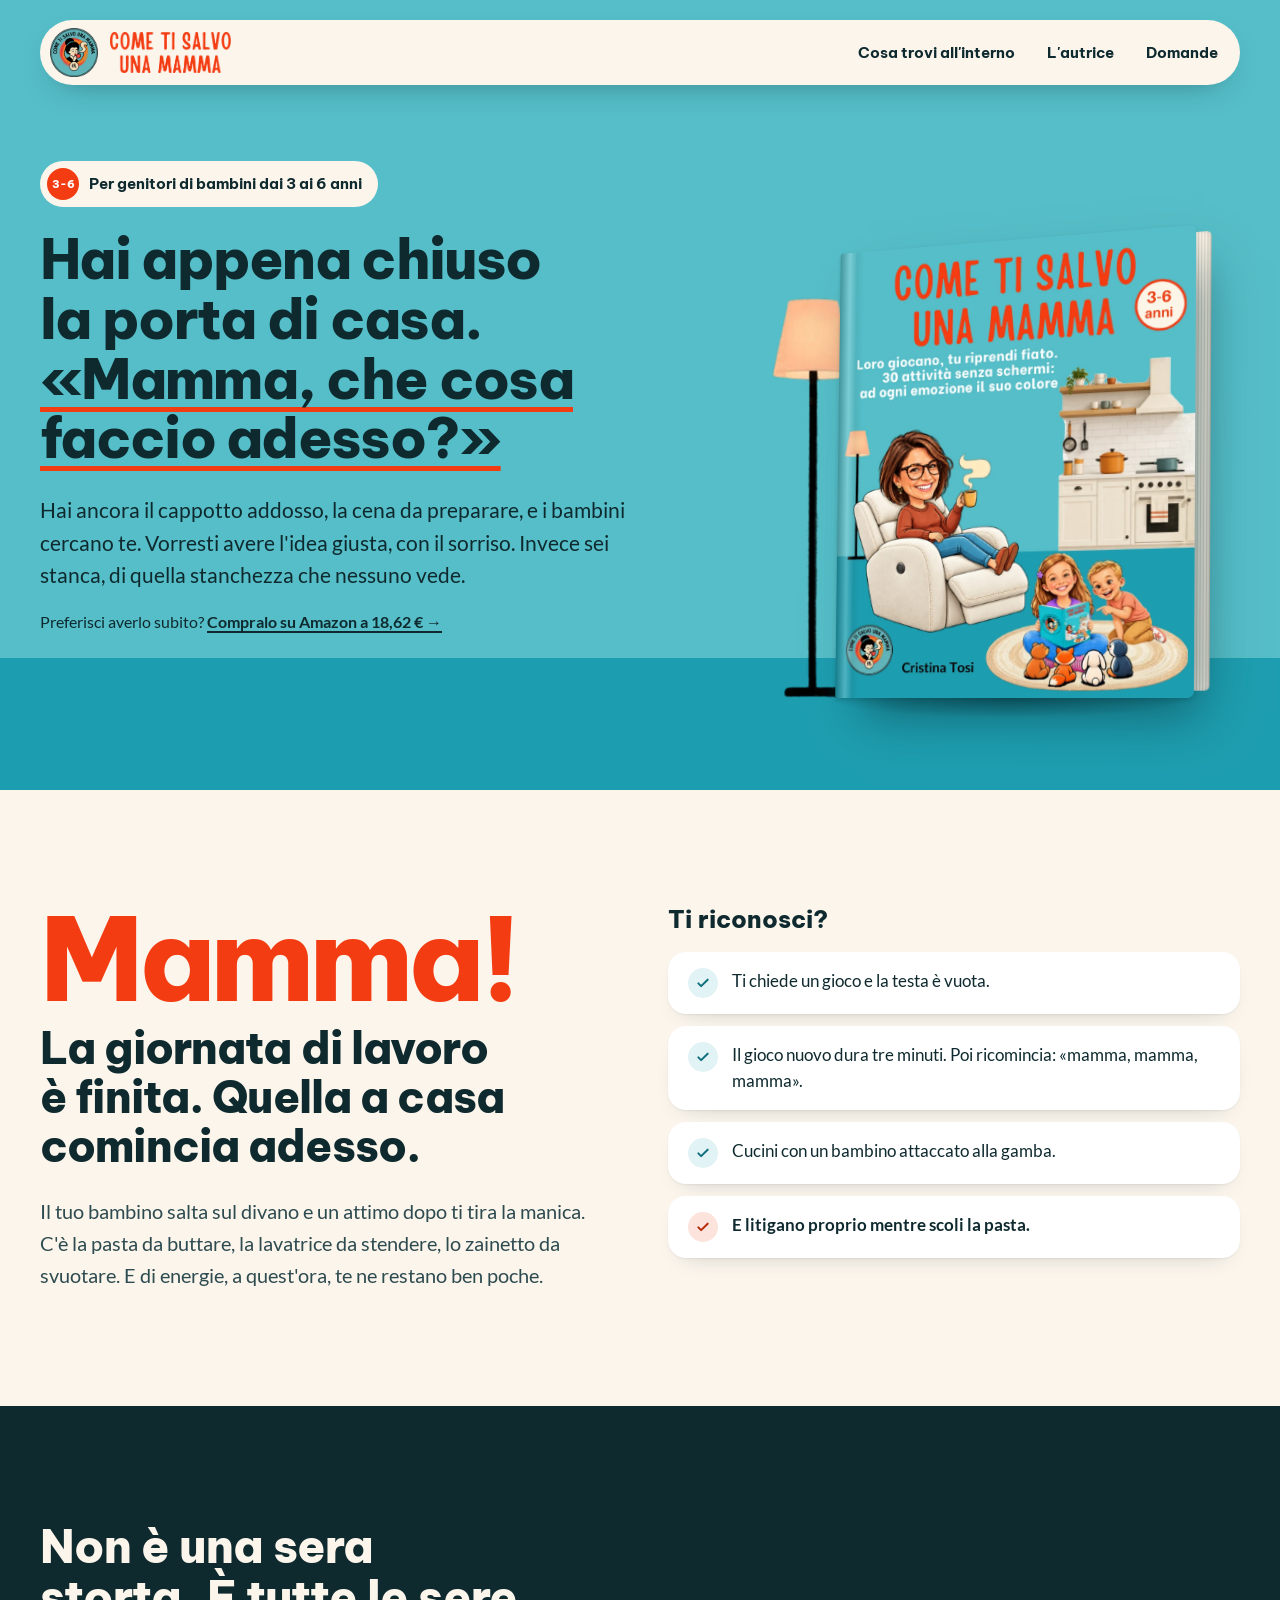
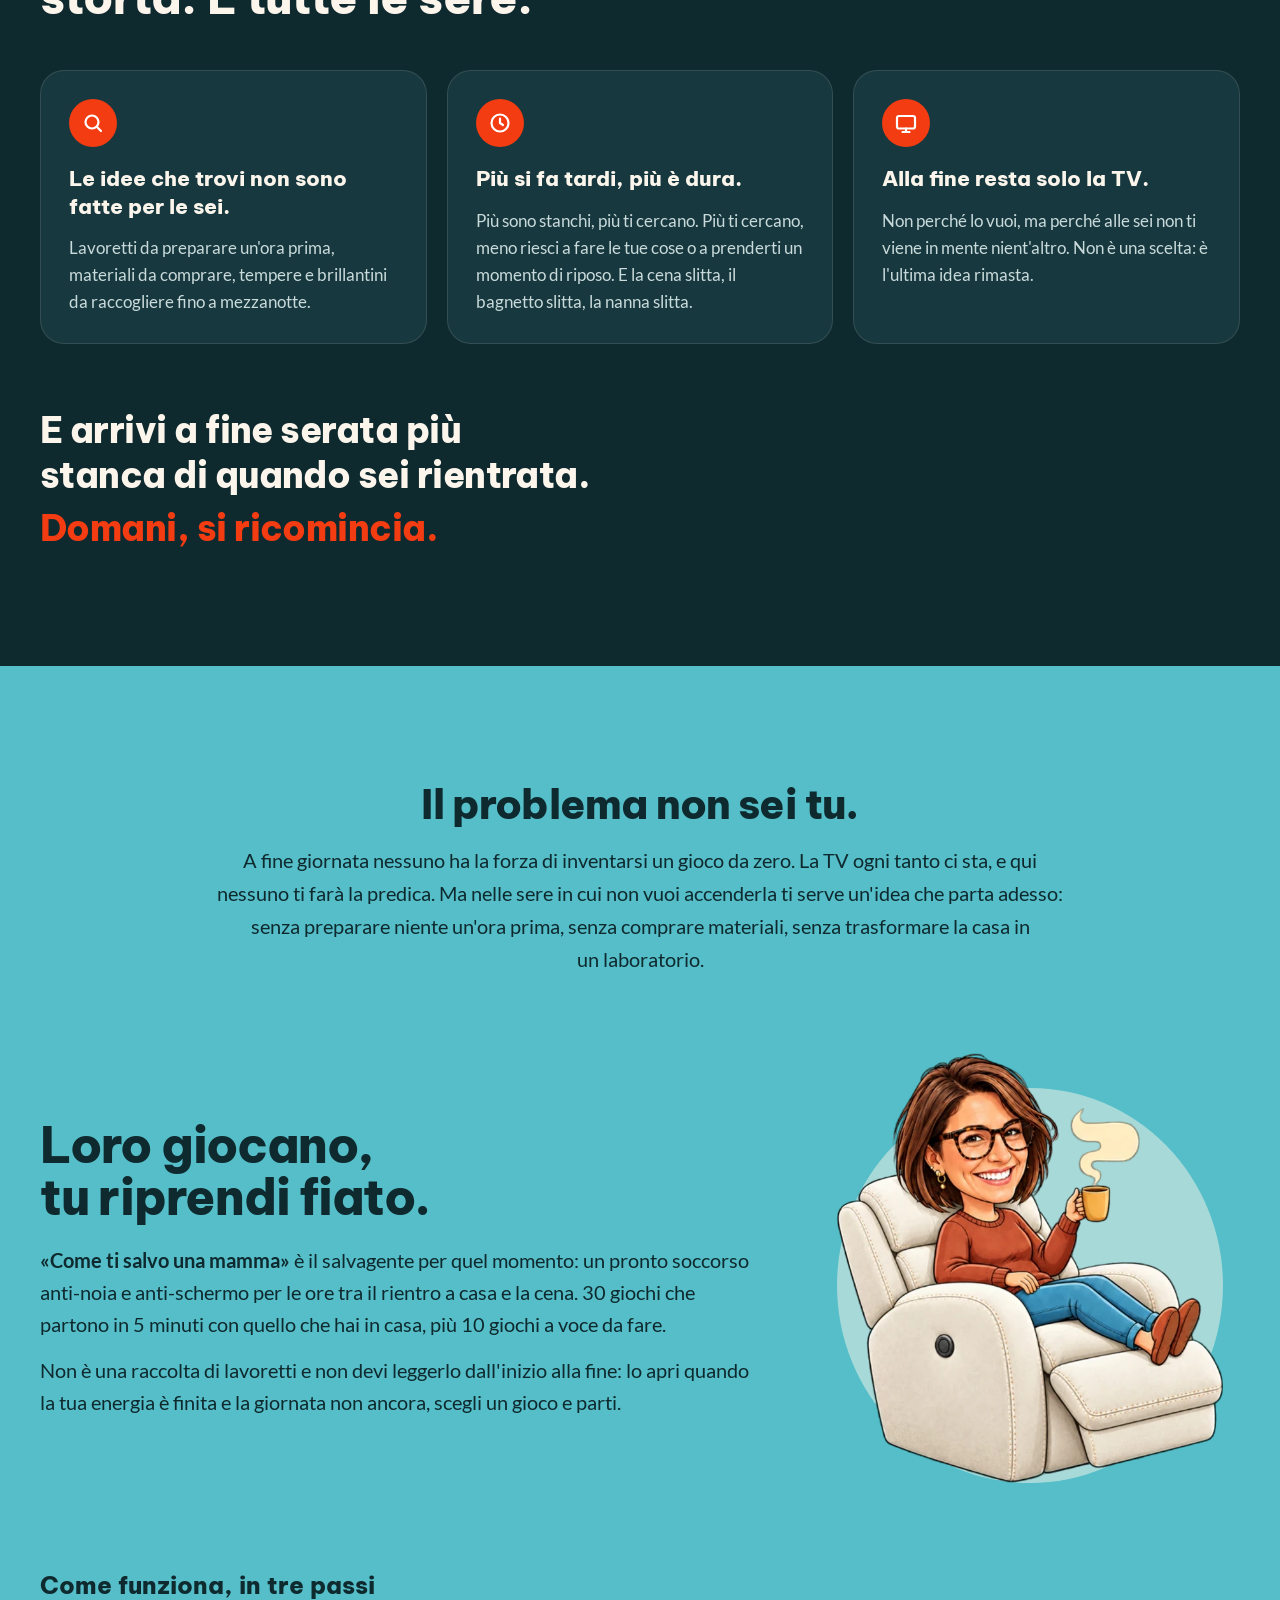
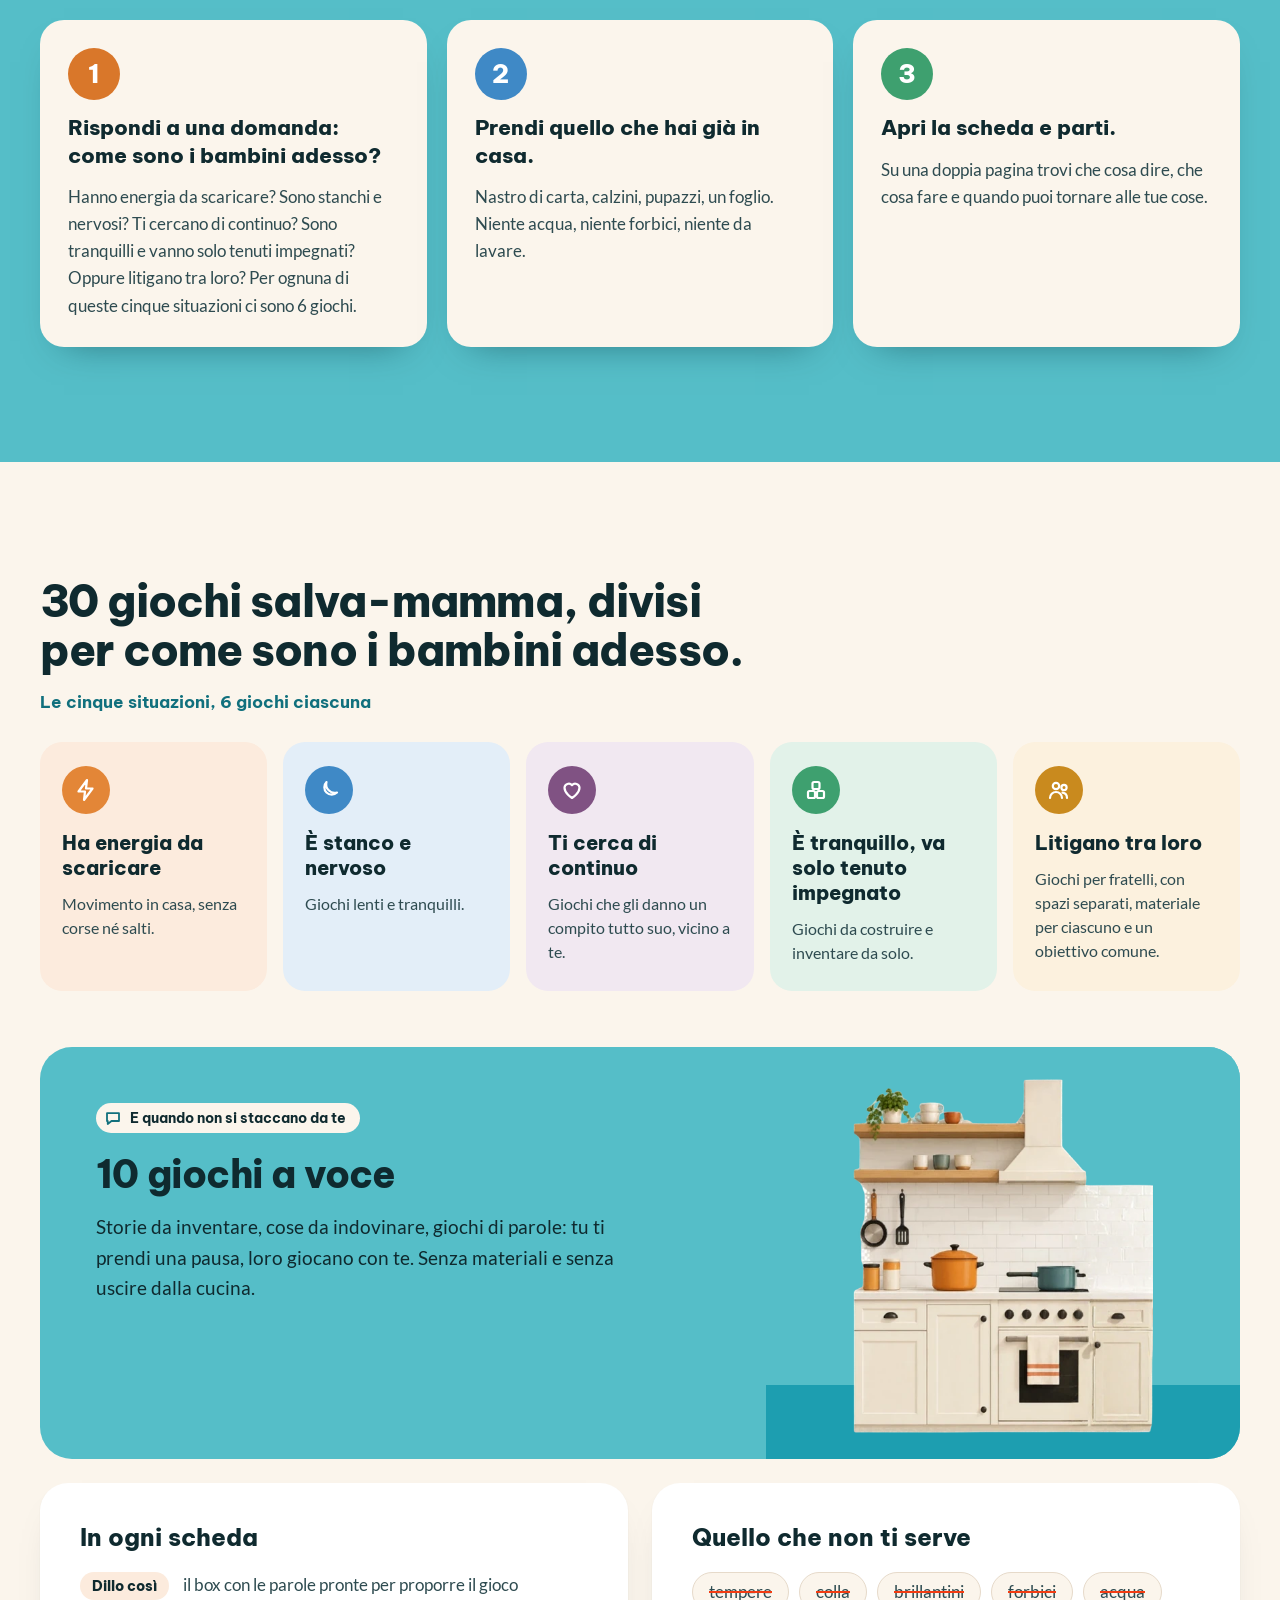
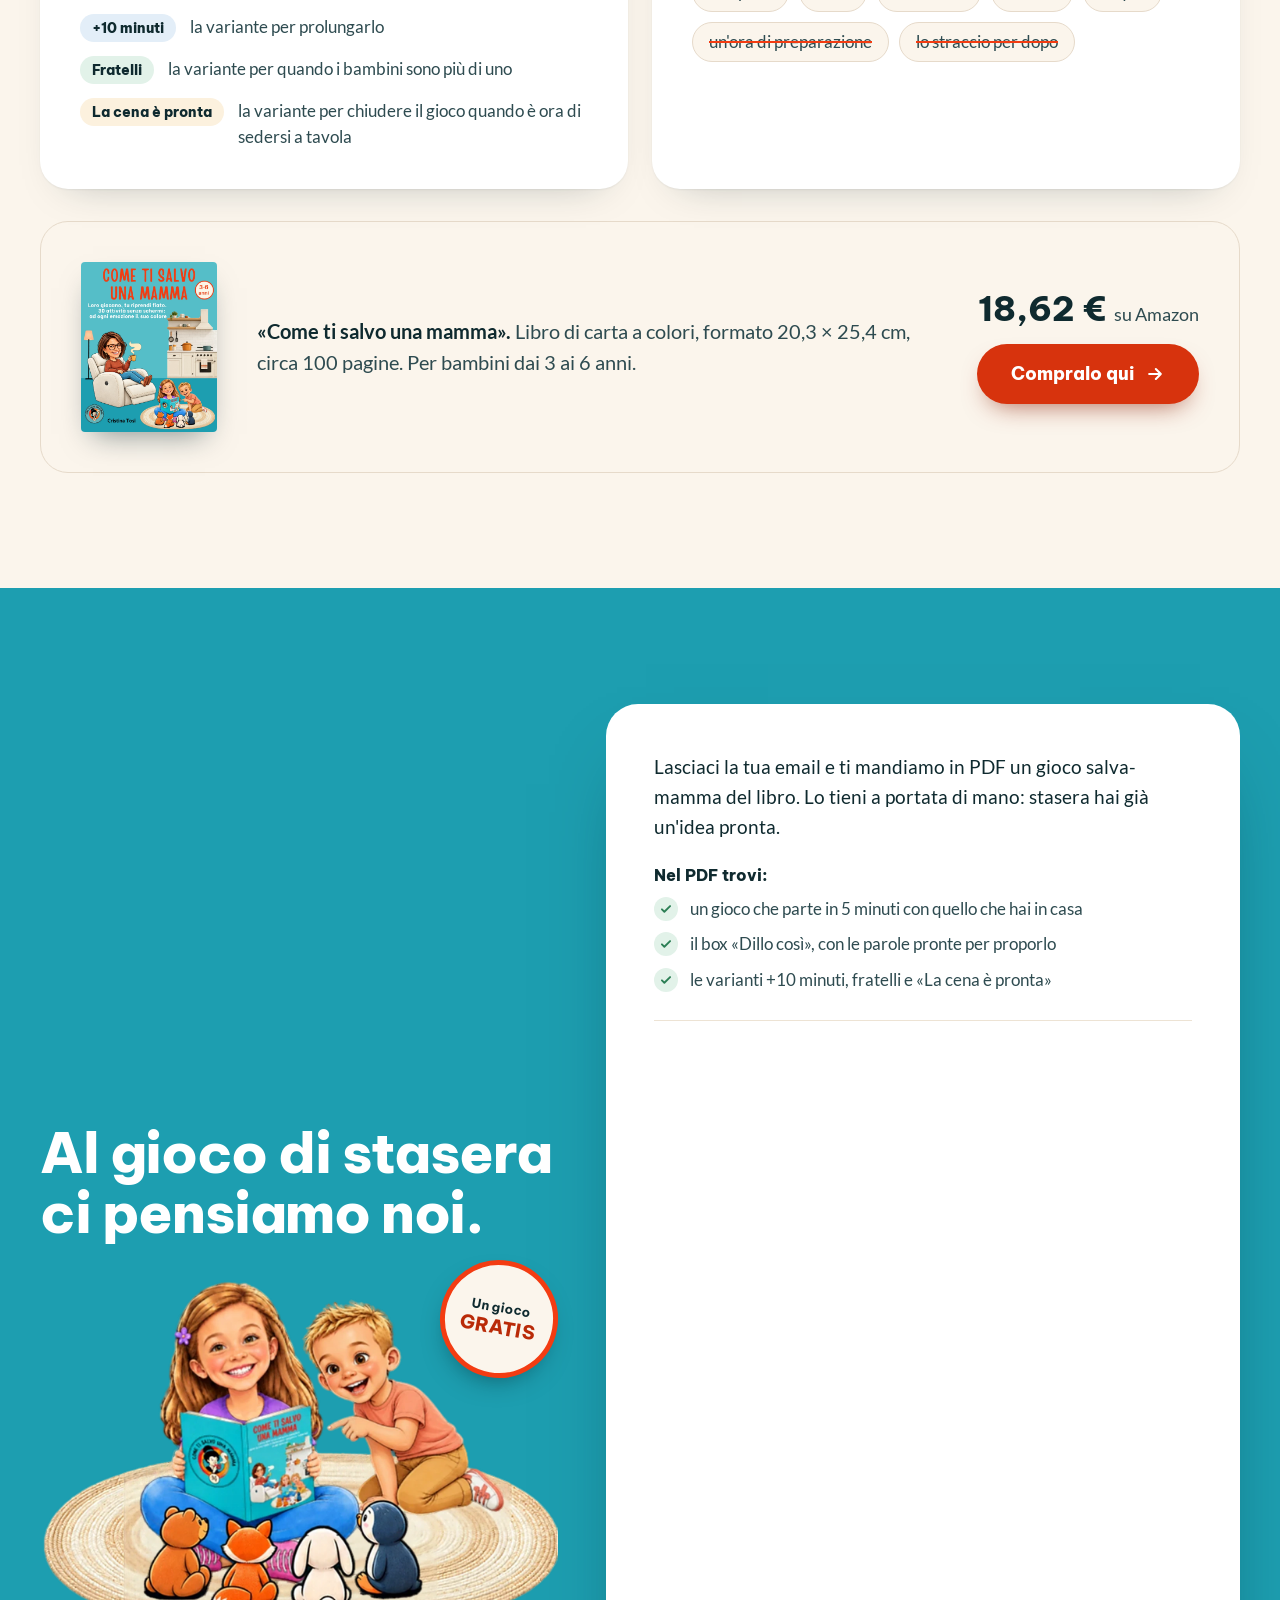
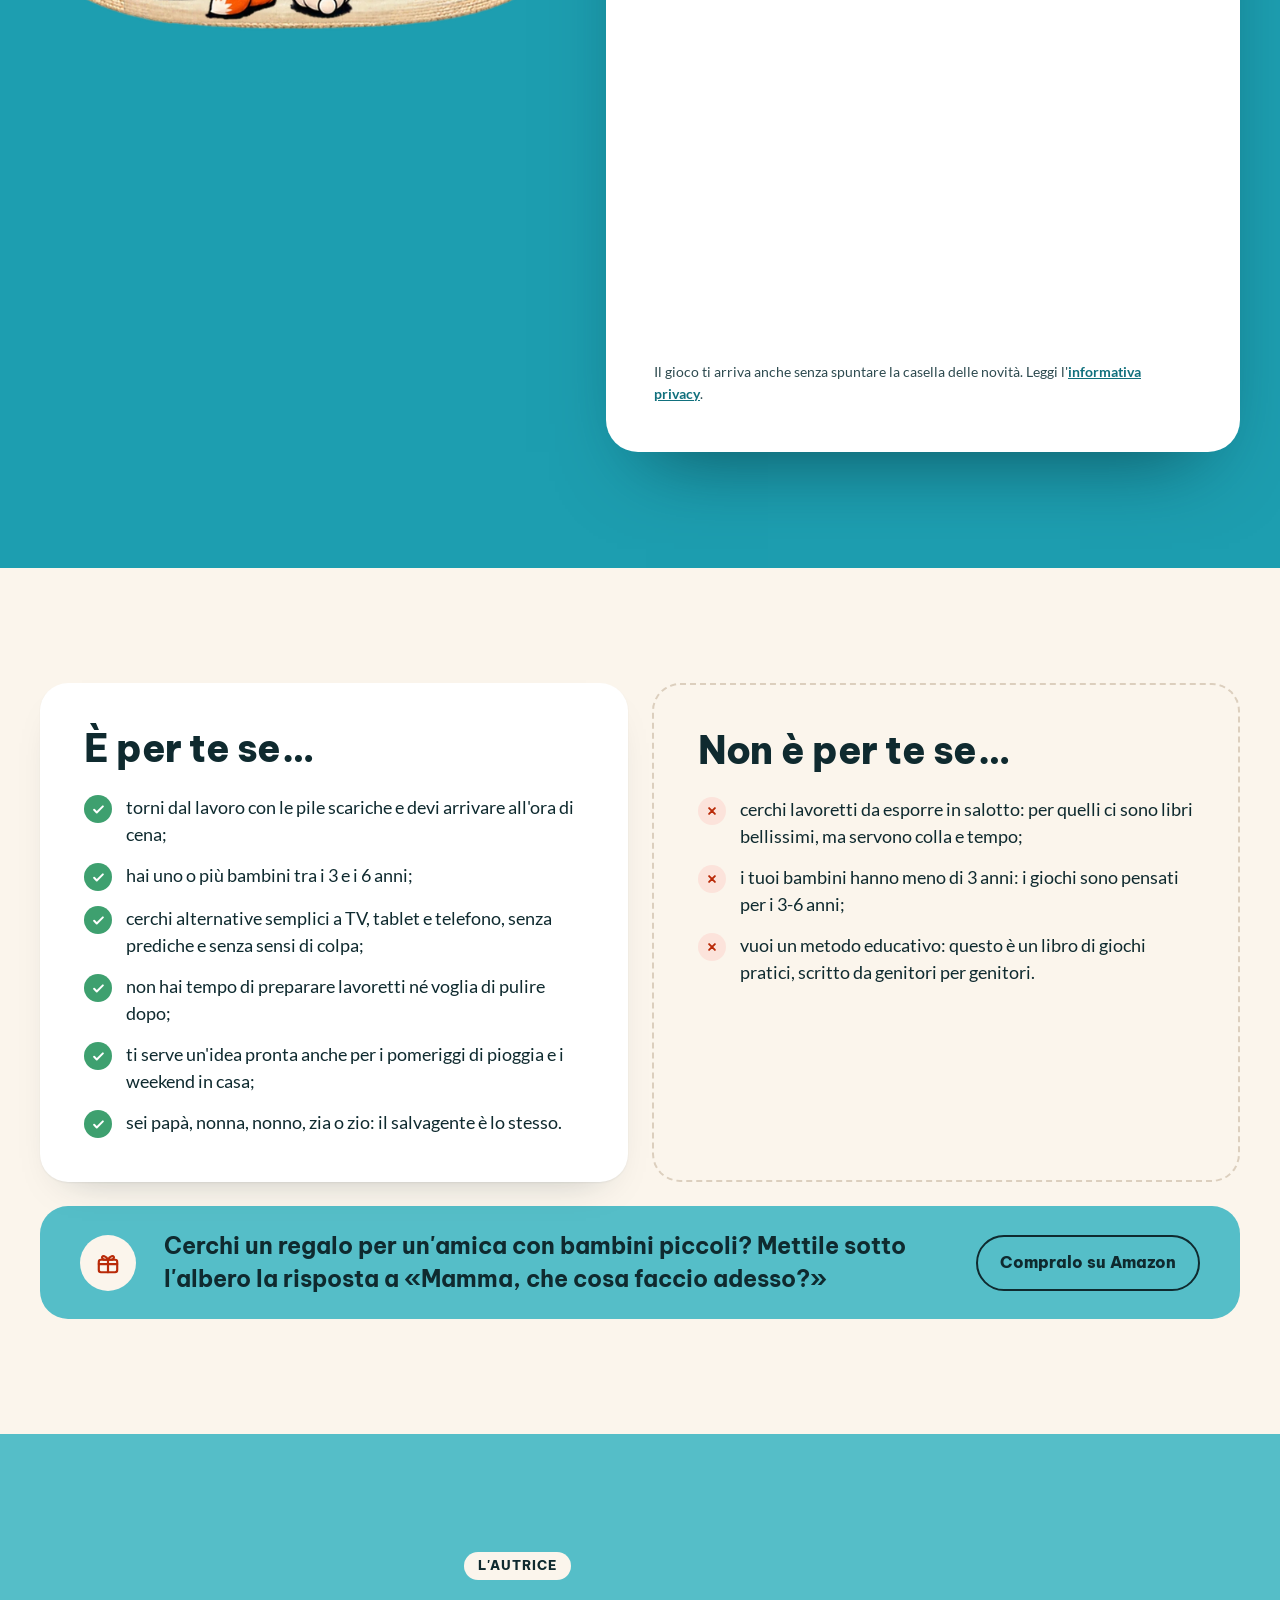
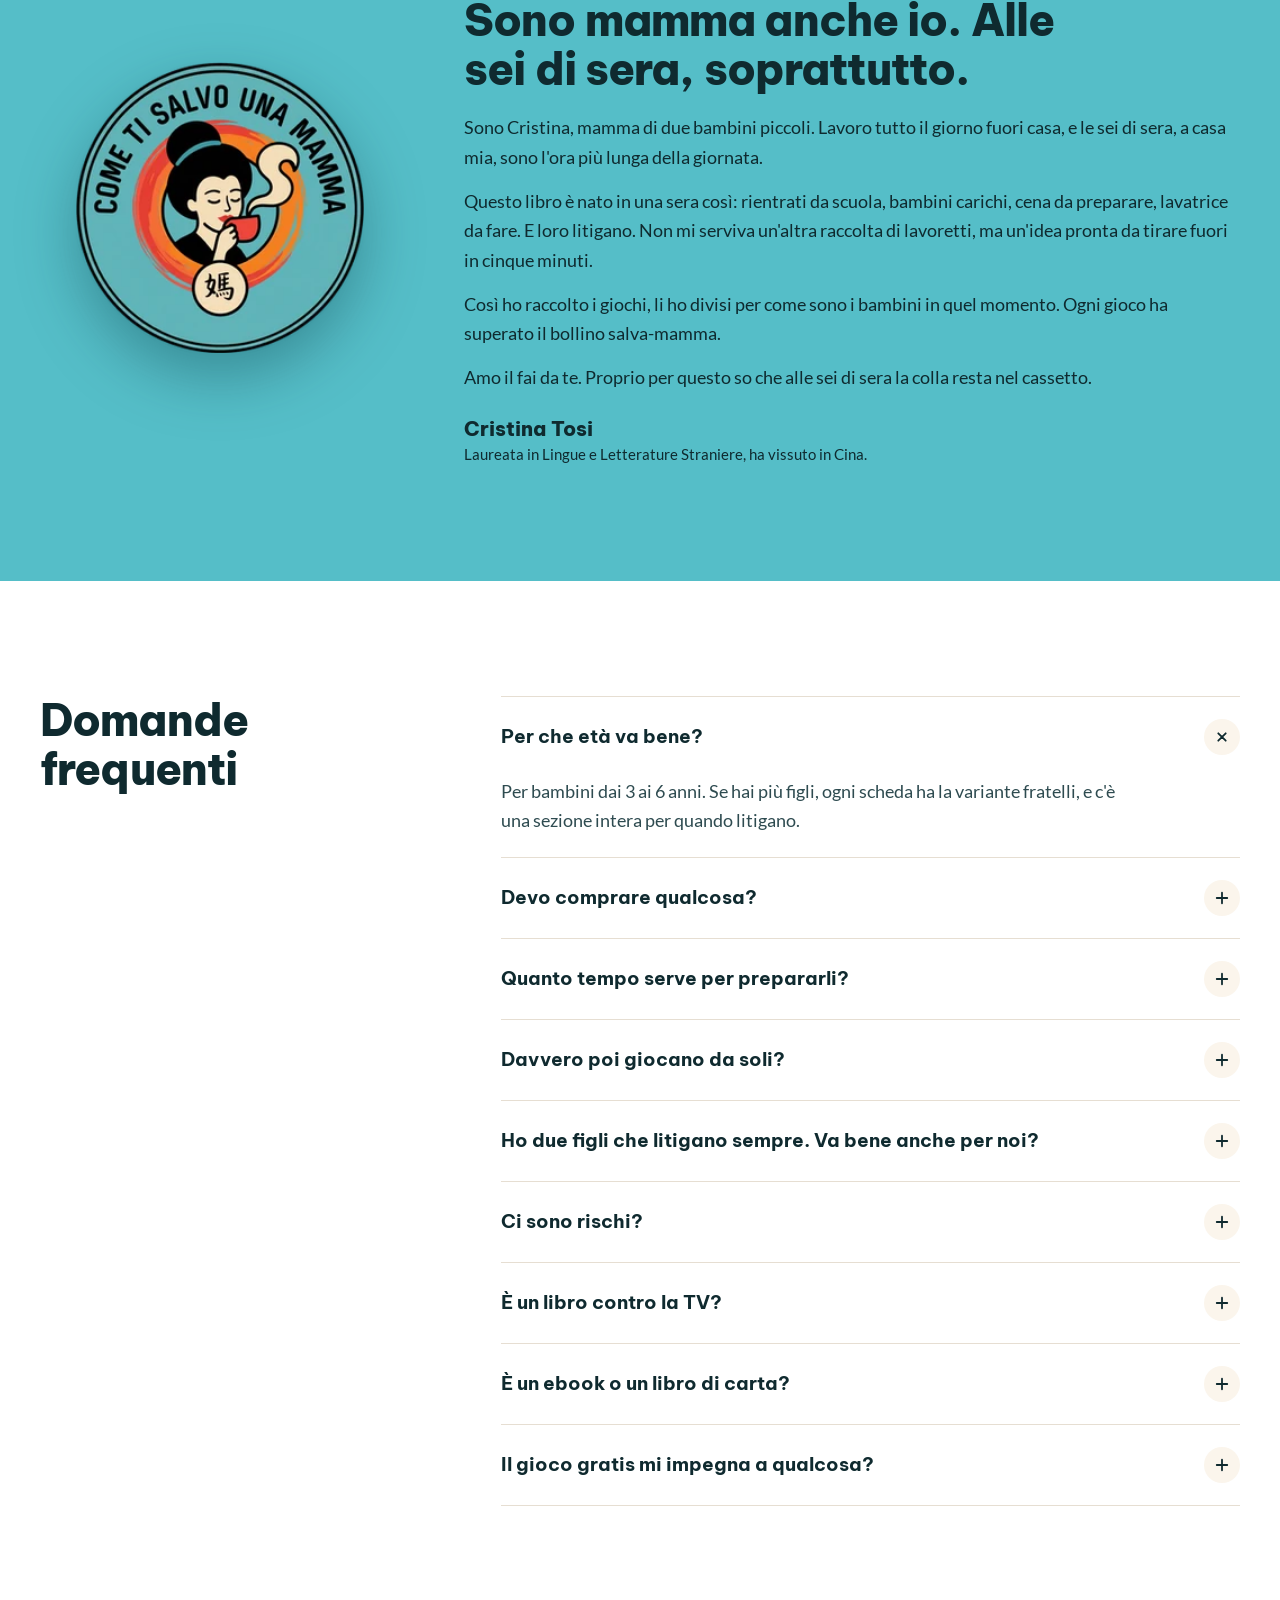
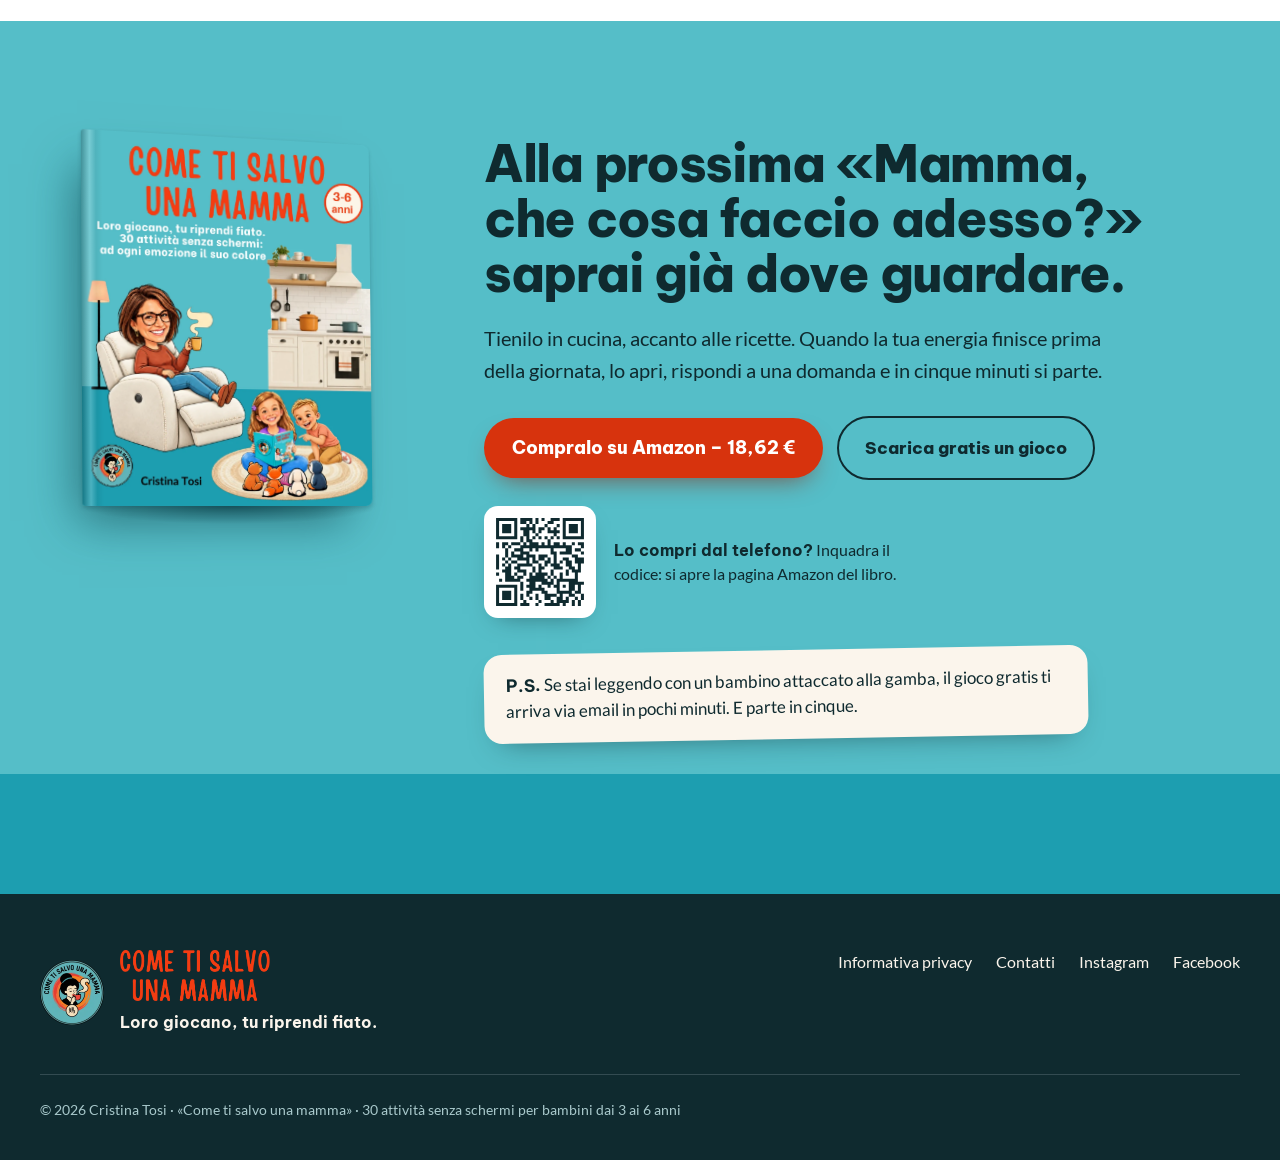
<file: index.html>
<!doctype html>
<html lang="it">
<head>
<meta charset="utf-8">
<meta name="viewport" content="width=device-width, initial-scale=1">
<title>Come ti salvo una mamma · Giochi salva-mamma per bambini dai 3 ai 6 anni</title>
<meta name="description" content="30 giochi che partono in 5 minuti con quello che hai in casa, più 10 giochi a voce da fare mentre cucini. Per bambini dai 3 ai 6 anni. Scarica gratis un gioco.">
<link rel="canonical" href="https://www.cometisalvounamamma.it/">
<meta property="og:type" content="website">
<meta property="og:locale" content="it_IT">
<meta property="og:site_name" content="Come ti salvo una mamma">
<meta property="og:title" content="Come ti salvo una mamma · Giochi salva-mamma per bambini dai 3 ai 6 anni">
<meta property="og:description" content="30 giochi che partono in 5 minuti con quello che hai in casa, più 10 giochi a voce da fare mentre cucini. Per bambini dai 3 ai 6 anni. Scarica gratis un gioco.">
<meta property="og:url" content="https://www.cometisalvounamamma.it/">
<meta property="og:image" content="https://www.cometisalvounamamma.it/assets/og-image.jpg">
<meta property="og:image:width" content="1200">
<meta property="og:image:height" content="630">
<meta name="twitter:card" content="summary_large_image">
<meta name="theme-color" content="#55BEC8">
<link rel="icon" type="image/png" sizes="32x32" href="assets/favicon-32.png">
<link rel="apple-touch-icon" href="assets/apple-touch-icon.png">
<link rel="preload" href="assets/fonts/be-vietnam-pro-800.woff2" as="font" type="font/woff2" crossorigin>
<link rel="preload" href="assets/fonts/lato-400.woff2" as="font" type="font/woff2" crossorigin>
<link rel="stylesheet" href="assets/fonts.css">
<style>
body{margin:0;background:#FBF5EC}
html{scroll-behavior:smooth}
a{color:#11707D}a:hover{color:#0F2A2F}
::selection{background:#F33C12;color:#FFFFFF}
.btn{transition:transform .15s ease,box-shadow .15s ease,background-color .15s ease}
.btn:hover{transform:translateY(-1px)}
.btn-primary:hover{background-color:#B92A08 !important}
.btn-ghost:hover{background-color:rgba(15,42,47,.08) !important}
a:focus-visible,summary:focus-visible,input:focus-visible{outline:3px solid #0F2A2F;outline-offset:3px}
input[type=text]:focus,input[type=email]:focus{border-color:#1D9EB0 !important;box-shadow:0 0 0 4px rgba(29,158,176,.25)}
input::placeholder{color:#5A6F72}
details>summary{list-style:none}
details>summary::-webkit-details-marker{display:none}
.faq-ico{transition:transform .2s ease}
details[open] .faq-ico{transform:rotate(45deg)}
.sopra-pavimento{padding-bottom:156px}
@media (max-width:1100px){.sopra-pavimento{padding-bottom:16px}}
@media (max-width:900px){.hide-md{display:none !important}}
@media (max-width:480px){.hide-sm{display:none !important}}
@media (max-width:900px){.nav-pill{flex-wrap:wrap;justify-content:center !important;row-gap:6px !important;border-radius:28px !important;padding:10px 12px 6px !important}.nav-main{width:100%;justify-content:center;flex-wrap:wrap;gap:0 2px !important;border-top:1px solid #E6DACA;padding-top:4px}.nav-link{min-height:40px !important;padding:0 10px !important;font-size:14px !important}}
@media (max-width:480px){.nav-pill{padding:10px 8px 6px !important}.nav-link{padding:0 5px !important;font-size:13px !important}}
@media (prefers-reduced-motion:reduce){html{scroll-behavior:auto}.btn,.faq-ico{transition:none}}
[hidden]{display:none !important}
.fase{display:contents}
.fase-prima{display:none}
.prima-uscita .fase-prima{display:contents}
.prima-uscita .fase-vendita{display:none}
</style>
<script>
/* Fino al 24 novembre 2026 la pagina mostra la versione «Prima dell'uscita», poi quella «Libro in vendita».
   Per vederle tutte e due: aggiungi ?fase=prima oppure ?fase=vendita in fondo all'indirizzo. */
(function () {
  var f = new URLSearchParams(location.search).get('fase');
  if (f === 'prima' || (f !== 'vendita' && Date.now() < Date.parse('2026-11-24T00:00:00+01:00'))) {
    document.documentElement.classList.add('prima-uscita');
  }
})();
</script>
</head>
<body>
<div id="top" style="font-family: Lato, 'Helvetica Neue', Arial, sans-serif; font-size: 18px; line-height: 1.6; color: #0F2A2F; background: #FBF5EC;">

<section aria-label="Il momento delle sei di sera" style="position: relative; overflow: hidden; background: linear-gradient(180deg, #55BEC8 0, #55BEC8 calc(100% - 132px), #1D9EB0 calc(100% - 132px), #1D9EB0 100%); padding: 20px 24px 0;">
<header style="max-width: 1200px; margin: 0 auto;">
<div class="nav-pill" style="display: flex; align-items: center; justify-content: space-between; gap: 16px; background: #FBF5EC; border-radius: 999px; padding: 8px 8px 8px 10px; box-shadow: 0 12px 32px -18px rgba(15,42,47,.55);">
<a href="#top" aria-label="Come ti salvo una mamma, torna all'inizio" style="display: flex; align-items: center; gap: 12px; text-decoration: none;">
<img src="assets/logo.webp" alt="" width="256" height="260" style="display: block; width: 48px; height: auto;">
<img src="assets/titolo.png" alt="Come ti salvo una mamma" width="1086" height="369" style="display: block; width: 121px; height: auto;">
</a>
<nav class="nav-main" aria-label="Navigazione principale" style="display: flex; align-items: center; gap: 4px;">
<a class="nav-link" href="#dentro" style="display: inline-flex; align-items: center; min-height: 44px; padding: 0 14px; border-radius: 999px; font: 700 15px/1 'Be Vietnam Pro', 'Segoe UI', system-ui, sans-serif; color: #0F2A2F; text-decoration: none;">Cosa trovi all'interno</a>
<a class="nav-link" href="#autrice" style="display: inline-flex; align-items: center; min-height: 44px; padding: 0 14px; border-radius: 999px; font: 700 15px/1 'Be Vietnam Pro', 'Segoe UI', system-ui, sans-serif; color: #0F2A2F; text-decoration: none;">L'autrice</a>
<a class="nav-link" href="#domande" style="display: inline-flex; align-items: center; min-height: 44px; padding: 0 14px; border-radius: 999px; font: 700 15px/1 'Be Vietnam Pro', 'Segoe UI', system-ui, sans-serif; color: #0F2A2F; text-decoration: none;">Domande</a>
</nav>
</div>
</header>

<div style="max-width: 1200px; margin: 0 auto; display: flex; flex-wrap: wrap; align-items: flex-end; gap: 24px 48px; padding-top: clamp(40px, 6vw, 80px);">
<div class="sopra-pavimento" style="flex: 1 1 560px; min-width: 0;">
<p style="display: inline-flex; align-items: center; gap: 10px; margin: 0 0 22px; padding: 7px 16px 7px 7px; background: #FBF5EC; border-radius: 999px; font: 700 15px/1.2 'Be Vietnam Pro', 'Segoe UI', system-ui, sans-serif; color: #0F2A2F;"><span aria-hidden="true" style="display: inline-flex; align-items: center; justify-content: center; width: 32px; height: 32px; border-radius: 50%; background: #F33C12; color: #FFFFFF; font: 800 11px/1 'Be Vietnam Pro', 'Segoe UI', system-ui, sans-serif;">3-6</span>Per genitori di bambini dai 3 ai 6 anni</p>
<h1 style="margin: 0; max-width: 700px; font: 800 clamp(38px, 4.4vw, 60px)/1.06 'Be Vietnam Pro', 'Segoe UI', system-ui, sans-serif; letter-spacing: -0.03em; color: #0F2A2F; text-wrap: balance;">Hai appena chiuso la porta di casa. <span style="text-decoration: underline; text-decoration-color: #F33C12; text-decoration-thickness: 0.09em; text-underline-offset: 0.14em; text-decoration-skip-ink: none;">«Mamma, che cosa faccio adesso?»</span></h1>
<p style="margin: 26px 0 0; max-width: 600px; font-size: 21px; line-height: 1.55; color: #0F2A2F;">Hai ancora il cappotto addosso, la cena da preparare, e i bambini cercano te. Vorresti avere l'idea giusta, con il sorriso. Invece sei stanca, di quella stanchezza che nessuno vede.</p>
<div class="fase fase-vendita">
<p style="margin: 18px 0 0; font-size: 16px; line-height: 1.5; color: #0F2A2F;">Preferisci averlo subito? <a href="#amazon" style="color: #0F2A2F; font-weight: 700; text-decoration-thickness: 2px; text-underline-offset: 3px;">Compralo su Amazon a 18,62 €&nbsp;→</a></p>
</div>
</div>

<div style="flex: 0 1 460px; min-width: 0; margin: 0 auto; position: relative; display: flex; justify-content: center; padding: 28px 0 92px;">
<img class="hide-md" src="assets/lampada.webp" alt="" aria-hidden="true" width="89" height="435" style="position: absolute; z-index: 0; left: -8px; bottom: 92px; height: 400px; width: auto;">
<div aria-hidden="true" style="position: absolute; z-index: 0; left: 50%; bottom: 72px; width: 80%; height: 40px; transform: translateX(-50%); background: radial-gradient(closest-side, rgba(6,52,60,.55), rgba(6,52,60,0));"></div>
<div style="position: relative; z-index: 1; width: min(380px, 80%); transform: perspective(1600px) rotateY(-16deg) rotateX(2deg); transform-origin: 40% 100%;">
<div aria-hidden="true" style="position: absolute; top: 7px; bottom: 7px; right: -15px; width: 18px; border-radius: 0 5px 5px 0; background: repeating-linear-gradient(90deg, #FBF5EC 0 2px, #E4D6C2 2px 3px); box-shadow: inset -2px 0 3px rgba(0,0,0,.12);"></div>
<img src="assets/copertina.webp" alt="Copertina del libro «Come ti salvo una mamma» di Cristina Tosi" width="1000" height="1250" style="position: relative; display: block; width: 100%; height: auto; border-radius: 3px 7px 7px 3px; box-shadow: 0 2px 4px rgba(6,52,60,.2), 18px 28px 48px -12px rgba(6,52,60,.55);">
<div aria-hidden="true" style="position: absolute; left: 0; top: 0; bottom: 0; width: 7%; border-radius: 3px 0 0 3px; background: linear-gradient(90deg, rgba(0,0,0,.22), rgba(255,255,255,.22) 40%, rgba(0,0,0,.06) 70%, rgba(0,0,0,0));"></div>
</div>
</div>
</div>
</section>

<section id="problema" aria-labelledby="t-problema" style="background: #FBF5EC; padding: clamp(72px, 9vw, 128px) 24px;">
<div style="max-width: 1200px; margin: 0 auto; display: flex; flex-wrap: wrap; gap: 48px clamp(40px, 6vw, 96px); align-items: flex-start;">
<div style="flex: 1 1 440px; min-width: 0;">
<p aria-hidden="true" style="margin: 0 0 10px; font: 800 clamp(72px, 9vw, 128px)/0.95 'Be Vietnam Pro', 'Segoe UI', system-ui, sans-serif; letter-spacing: -0.035em; color: #F33C12;">Mamma!</p>
<h2 id="t-problema" style="margin: 0; font: 800 clamp(32px, 3.4vw, 46px)/1.12 'Be Vietnam Pro', 'Segoe UI', system-ui, sans-serif; letter-spacing: -0.02em; color: #0F2A2F; text-wrap: balance;">La giornata di lavoro è finita. Quella a casa comincia adesso.</h2>
<p style="margin: 24px 0 0; font-size: 20px; line-height: 1.6; color: #2E4B50;">Il tuo bambino salta sul divano e un attimo dopo ti tira la manica. C'è la pasta da buttare, la lavatrice da stendere, lo zainetto da svuotare. E di energie, a quest'ora, te ne restano ben poche.</p>
</div>
<div style="flex: 1 1 460px; min-width: 0;">
<h3 style="margin: 0 0 18px; font: 800 24px/1.2 'Be Vietnam Pro', 'Segoe UI', system-ui, sans-serif; color: #0F2A2F;">Ti riconosci?</h3>
<ul style="list-style: none; margin: 0; padding: 0; display: flex; flex-direction: column; gap: 12px;">
<li style="display: flex; gap: 14px; align-items: flex-start; background: #FFFFFF; border-radius: 18px; padding: 16px 20px; font-size: 17px; line-height: 1.55; color: #0F2A2F; box-shadow: 0 1px 2px rgba(15,42,47,.06), 0 10px 24px -16px rgba(15,42,47,.28);"><span aria-hidden="true" style="flex: 0 0 30px; width: 30px; height: 30px; border-radius: 50%; background: #E1F3F5; display: flex; align-items: center; justify-content: center;"><svg width="16" height="16" viewBox="0 0 24 24" fill="none" stroke="#11707D" style="stroke-width: 3; stroke-linecap: round; stroke-linejoin: round;"><path d="M5 12.5l4.2 4.2L19 7"></path></svg></span><span>Ti chiede un gioco e la testa è vuota.</span></li>
<li style="display: flex; gap: 14px; align-items: flex-start; background: #FFFFFF; border-radius: 18px; padding: 16px 20px; font-size: 17px; line-height: 1.55; color: #0F2A2F; box-shadow: 0 1px 2px rgba(15,42,47,.06), 0 10px 24px -16px rgba(15,42,47,.28);"><span aria-hidden="true" style="flex: 0 0 30px; width: 30px; height: 30px; border-radius: 50%; background: #E1F3F5; display: flex; align-items: center; justify-content: center;"><svg width="16" height="16" viewBox="0 0 24 24" fill="none" stroke="#11707D" style="stroke-width: 3; stroke-linecap: round; stroke-linejoin: round;"><path d="M5 12.5l4.2 4.2L19 7"></path></svg></span><span>Il gioco nuovo dura tre minuti. Poi ricomincia: «mamma, mamma, mamma».</span></li>
<li style="display: flex; gap: 14px; align-items: flex-start; background: #FFFFFF; border-radius: 18px; padding: 16px 20px; font-size: 17px; line-height: 1.55; color: #0F2A2F; box-shadow: 0 1px 2px rgba(15,42,47,.06), 0 10px 24px -16px rgba(15,42,47,.28);"><span aria-hidden="true" style="flex: 0 0 30px; width: 30px; height: 30px; border-radius: 50%; background: #E1F3F5; display: flex; align-items: center; justify-content: center;"><svg width="16" height="16" viewBox="0 0 24 24" fill="none" stroke="#11707D" style="stroke-width: 3; stroke-linecap: round; stroke-linejoin: round;"><path d="M5 12.5l4.2 4.2L19 7"></path></svg></span><span>Cucini con un bambino attaccato alla gamba.</span></li>
<li style="display: flex; gap: 14px; align-items: flex-start; background: #FFFFFF; border-radius: 18px; padding: 16px 20px; font-size: 17px; line-height: 1.55; color: #0F2A2F; box-shadow: 0 1px 2px rgba(15,42,47,.06), 0 10px 24px -16px rgba(15,42,47,.28);"><span aria-hidden="true" style="flex: 0 0 30px; width: 30px; height: 30px; border-radius: 50%; background: #FCE3DB; display: flex; align-items: center; justify-content: center;"><svg width="16" height="16" viewBox="0 0 24 24" fill="none" stroke="#B92A08" style="stroke-width: 3; stroke-linecap: round; stroke-linejoin: round;"><path d="M5 12.5l4.2 4.2L19 7"></path></svg></span><span style="font-weight: 700;">E litigano proprio mentre scoli la pasta.</span></li>
</ul>
</div>
</div>
</section>

<section id="ogni-sera" aria-labelledby="t-ogni-sera" style="background: #0F2A2F; padding: clamp(72px, 9vw, 120px) 24px;">
<div style="max-width: 1200px; margin: 0 auto;">
<h2 id="t-ogni-sera" style="margin: 0; max-width: 780px; font: 800 clamp(32px, 3.6vw, 50px)/1.1 'Be Vietnam Pro', 'Segoe UI', system-ui, sans-serif; letter-spacing: -0.02em; color: #FBF5EC; text-wrap: balance;">Non è una sera storta. È tutte le sere.</h2>
<ul style="list-style: none; margin: clamp(32px, 4vw, 48px) 0 0; padding: 0; display: grid; grid-template-columns: repeat(auto-fit, minmax(min(300px, 100%), 1fr)); gap: 20px;">
<li style="background: #17383E; border: 1px solid rgba(251,245,236,.12); border-radius: 24px; padding: 28px; display: flex; flex-direction: column; gap: 14px;"><span aria-hidden="true" style="display: flex; align-items: center; justify-content: center; width: 48px; height: 48px; border-radius: 50%; background: #F33C12;"><svg width="24" height="24" viewBox="0 0 24 24" fill="none" stroke="#FFFFFF" style="stroke-width: 2.2; stroke-linecap: round; stroke-linejoin: round;"><circle cx="11" cy="11" r="6.5"></circle><path d="M20 20l-4.2-4.2"></path></svg></span><h3 style="margin: 4px 0 0; font: 800 21px/1.3 'Be Vietnam Pro', 'Segoe UI', system-ui, sans-serif; color: #FBF5EC;">Le idee che trovi non sono fatte per le sei.</h3><p style="margin: 0; font-size: 17px; line-height: 1.6; color: #C9DADB;">Lavoretti da preparare un'ora prima, materiali da comprare, tempere e brillantini da raccogliere fino a mezzanotte.</p></li>
<li style="background: #17383E; border: 1px solid rgba(251,245,236,.12); border-radius: 24px; padding: 28px; display: flex; flex-direction: column; gap: 14px;"><span aria-hidden="true" style="display: flex; align-items: center; justify-content: center; width: 48px; height: 48px; border-radius: 50%; background: #F33C12;"><svg width="24" height="24" viewBox="0 0 24 24" fill="none" stroke="#FFFFFF" style="stroke-width: 2.2; stroke-linecap: round; stroke-linejoin: round;"><circle cx="12" cy="12" r="8.5"></circle><path d="M12 7.5V12l3 2"></path></svg></span><h3 style="margin: 4px 0 0; font: 800 21px/1.3 'Be Vietnam Pro', 'Segoe UI', system-ui, sans-serif; color: #FBF5EC;">Più si fa tardi, più è dura.</h3><p style="margin: 0; font-size: 17px; line-height: 1.6; color: #C9DADB;">Più sono stanchi, più ti cercano. Più ti cercano, meno riesci a fare le tue cose o a prenderti un momento di riposo. E la cena slitta, il bagnetto slitta, la nanna slitta.</p></li>
<li style="background: #17383E; border: 1px solid rgba(251,245,236,.12); border-radius: 24px; padding: 28px; display: flex; flex-direction: column; gap: 14px;"><span aria-hidden="true" style="display: flex; align-items: center; justify-content: center; width: 48px; height: 48px; border-radius: 50%; background: #F33C12;"><svg width="24" height="24" viewBox="0 0 24 24" fill="none" stroke="#FFFFFF" style="stroke-width: 2.2; stroke-linecap: round; stroke-linejoin: round;"><rect x="3" y="5" width="18" height="12.5" rx="2"></rect><path d="M8.5 21h7M12 17.5V21"></path></svg></span><h3 style="margin: 4px 0 0; font: 800 21px/1.3 'Be Vietnam Pro', 'Segoe UI', system-ui, sans-serif; color: #FBF5EC;">Alla fine resta solo la TV.</h3><p style="margin: 0; font-size: 17px; line-height: 1.6; color: #C9DADB;">Non perché lo vuoi, ma perché alle sei non ti viene in mente nient'altro. Non è una scelta: è l'ultima idea rimasta.</p></li>
</ul>
<div style="margin-top: clamp(40px, 5vw, 64px); max-width: 860px;">
<p style="margin: 0; font: 800 clamp(26px, 2.8vw, 36px)/1.25 'Be Vietnam Pro', 'Segoe UI', system-ui, sans-serif; letter-spacing: -0.015em; color: #FBF5EC; text-wrap: balance;">E arrivi a fine serata più stanca di quando sei rientrata.</p>
<p style="margin: 8px 0 0; font: 800 clamp(26px, 2.8vw, 36px)/1.25 'Be Vietnam Pro', 'Segoe UI', system-ui, sans-serif; letter-spacing: -0.015em; color: #F33C12;">Domani, si ricomincia.</p>
</div>
</div>
</section>

<section id="soluzione" aria-labelledby="t-soluzione" style="background: #55BEC8; padding: clamp(72px, 9vw, 128px) 24px;">
<div style="max-width: 1200px; margin: 0 auto;">
<div style="max-width: 860px; margin: 0 auto; text-align: center;">
<p style="margin: 0; font: 800 clamp(30px, 3.2vw, 42px)/1.15 'Be Vietnam Pro', 'Segoe UI', system-ui, sans-serif; letter-spacing: -0.02em; color: #0F2A2F;">Il problema non sei tu.</p>
<p style="margin: 16px 0 0; font-size: 20px; line-height: 1.65; color: #0F2A2F; text-wrap: pretty;">A fine giornata nessuno ha la forza di inventarsi un gioco da zero. La TV ogni tanto ci sta, e qui nessuno ti farà la predica. Ma nelle sere in cui non vuoi accenderla ti serve un'idea che parta adesso: senza preparare niente un'ora prima, senza comprare materiali, senza trasformare la casa in un laboratorio.</p>
</div>
<div style="margin-top: clamp(48px, 6vw, 80px); display: flex; flex-wrap: wrap; align-items: center; gap: 32px 64px;">
<div style="flex: 1 1 520px; min-width: 0;">
<h2 id="t-soluzione" style="margin: 0; font: 800 clamp(34px, 3.8vw, 52px)/1.08 'Be Vietnam Pro', 'Segoe UI', system-ui, sans-serif; letter-spacing: -0.025em; color: #0F2A2F; text-wrap: balance;">Loro giocano, tu riprendi fiato.</h2>
<p style="margin: 20px 0 0; font-size: 20px; line-height: 1.6; color: #0F2A2F;"><strong>«Come ti salvo una mamma»</strong> è il salvagente per quel momento: un pronto soccorso anti-noia e anti-schermo per le ore tra il rientro a casa e la cena. 30 giochi che partono in 5 minuti con quello che hai in casa, più 10 giochi a voce da fare.</p>
<p style="margin: 14px 0 0; font-size: 20px; line-height: 1.6; color: #0F2A2F;">Non è una raccolta di lavoretti e non devi leggerlo dall'inizio alla fine: lo apri quando la tua energia è finita e la giornata non ancora, scegli un gioco e parti.</p>
</div>
<div style="flex: 0 1 420px; min-width: 0; margin: 0 auto; position: relative; display: flex; justify-content: center;">
<div aria-hidden="true" style="position: absolute; top: 8%; right: 4%; bottom: 0; left: 4%; border-radius: 50%; background: #FBF5EC; opacity: .5;"></div>
<img src="assets/mamma-poltrona.webp" alt="Illustrazione dalla copertina: una mamma che riprende fiato in poltrona con una tazza in mano" width="606" height="675" loading="lazy" style="position: relative; display: block; width: min(400px, 92%); height: auto;">
</div>
</div>
<h3 style="margin: clamp(56px, 7vw, 88px) 0 20px; font: 800 24px/1.2 'Be Vietnam Pro', 'Segoe UI', system-ui, sans-serif; color: #0F2A2F;">Come funziona, in tre passi</h3>
<ol style="list-style: none; margin: 0; padding: 0; display: grid; grid-template-columns: repeat(auto-fit, minmax(min(300px, 100%), 1fr)); gap: 20px;">
<li style="background: #FBF5EC; border-radius: 24px; padding: 28px; display: flex; flex-direction: column; gap: 14px; box-shadow: 0 18px 36px -24px rgba(6,52,60,.6);"><span aria-hidden="true" style="display: flex; align-items: center; justify-content: center; width: 52px; height: 52px; border-radius: 50%; background: #D9772A; color: #FFFFFF; font: 800 26px/1 'Be Vietnam Pro', 'Segoe UI', system-ui, sans-serif;">1</span><h4 style="margin: 0; font: 800 21px/1.3 'Be Vietnam Pro', 'Segoe UI', system-ui, sans-serif; color: #0F2A2F;">Rispondi a una domanda: come sono i bambini adesso?</h4><p style="margin: 0; font-size: 17px; line-height: 1.6; color: #2E4B50;">Hanno energia da scaricare? Sono stanchi e nervosi? Ti cercano di continuo? Sono tranquilli e vanno solo tenuti impegnati? Oppure litigano tra loro? Per ognuna di queste cinque situazioni ci sono 6 giochi.</p></li>
<li style="background: #FBF5EC; border-radius: 24px; padding: 28px; display: flex; flex-direction: column; gap: 14px; box-shadow: 0 18px 36px -24px rgba(6,52,60,.6);"><span aria-hidden="true" style="display: flex; align-items: center; justify-content: center; width: 52px; height: 52px; border-radius: 50%; background: #3F89C6; color: #FFFFFF; font: 800 26px/1 'Be Vietnam Pro', 'Segoe UI', system-ui, sans-serif;">2</span><h4 style="margin: 0; font: 800 21px/1.3 'Be Vietnam Pro', 'Segoe UI', system-ui, sans-serif; color: #0F2A2F;">Prendi quello che hai già in casa.</h4><p style="margin: 0; font-size: 17px; line-height: 1.6; color: #2E4B50;">Nastro di carta, calzini, pupazzi, un foglio. Niente acqua, niente forbici, niente da lavare.</p></li>
<li style="background: #FBF5EC; border-radius: 24px; padding: 28px; display: flex; flex-direction: column; gap: 14px; box-shadow: 0 18px 36px -24px rgba(6,52,60,.6);"><span aria-hidden="true" style="display: flex; align-items: center; justify-content: center; width: 52px; height: 52px; border-radius: 50%; background: #3EA06F; color: #FFFFFF; font: 800 26px/1 'Be Vietnam Pro', 'Segoe UI', system-ui, sans-serif;">3</span><h4 style="margin: 0; font: 800 21px/1.3 'Be Vietnam Pro', 'Segoe UI', system-ui, sans-serif; color: #0F2A2F;">Apri la scheda e parti.</h4><p style="margin: 0; font-size: 17px; line-height: 1.6; color: #2E4B50;">Su una doppia pagina trovi che cosa dire, che cosa fare e quando puoi tornare alle tue cose.</p></li>
</ol>
</div>
</section>

<section id="dentro" aria-labelledby="t-dentro" style="background: #FBF5EC; padding: clamp(72px, 9vw, 128px) 24px;">
<div style="max-width: 1200px; margin: 0 auto;">
<h2 id="t-dentro" style="margin: 0; max-width: 820px; font: 800 clamp(32px, 3.4vw, 46px)/1.12 'Be Vietnam Pro', 'Segoe UI', system-ui, sans-serif; letter-spacing: -0.02em; color: #0F2A2F; text-wrap: balance;">30 giochi salva-mamma, divisi per come sono i bambini adesso.</h2>
<p style="margin: 16px 0 0; font: 700 17px/1.4 'Be Vietnam Pro', 'Segoe UI', system-ui, sans-serif; color: #11707D;">Le cinque situazioni, 6 giochi ciascuna</p>
<ul style="list-style: none; margin: 28px 0 0; padding: 0; display: grid; grid-template-columns: repeat(auto-fit, minmax(min(200px, 100%), 1fr)); gap: 16px;">
<li style="background: #FCEBDD; border-radius: 22px; padding: 24px 22px 26px; display: flex; flex-direction: column; gap: 12px;"><span aria-hidden="true" style="display: flex; align-items: center; justify-content: center; width: 48px; height: 48px; border-radius: 50%; background: #E38637;"><svg width="24" height="24" viewBox="0 0 24 24" fill="none" stroke="#FFFFFF" style="stroke-width: 2.2; stroke-linecap: round; stroke-linejoin: round;"><path d="M13 2L4.5 13.5H11L10 22l8.5-11.5H12L13 2z"></path></svg></span><h3 style="margin: 4px 0 0; font: 800 20px/1.25 'Be Vietnam Pro', 'Segoe UI', system-ui, sans-serif; color: #0F2A2F;">Ha energia da scaricare</h3><p style="margin: 0; font-size: 16px; line-height: 1.5; color: #2E4B50;">Movimento in casa, senza corse né salti.</p></li>
<li style="background: #E3EEF8; border-radius: 22px; padding: 24px 22px 26px; display: flex; flex-direction: column; gap: 12px;"><span aria-hidden="true" style="display: flex; align-items: center; justify-content: center; width: 48px; height: 48px; border-radius: 50%; background: #3F89C6;"><svg width="24" height="24" viewBox="0 0 24 24" fill="none" stroke="#FFFFFF" style="stroke-width: 2.2; stroke-linecap: round; stroke-linejoin: round;"><path d="M20 14.5A8.5 8.5 0 0 1 9.5 4a7 7 0 1 0 10.5 10.5z"></path></svg></span><h3 style="margin: 4px 0 0; font: 800 20px/1.25 'Be Vietnam Pro', 'Segoe UI', system-ui, sans-serif; color: #0F2A2F;">È stanco e nervoso</h3><p style="margin: 0; font-size: 16px; line-height: 1.5; color: #2E4B50;">Giochi lenti e tranquilli.</p></li>
<li style="background: #F1E8F1; border-radius: 22px; padding: 24px 22px 26px; display: flex; flex-direction: column; gap: 12px;"><span aria-hidden="true" style="display: flex; align-items: center; justify-content: center; width: 48px; height: 48px; border-radius: 50%; background: #805283;"><svg width="24" height="24" viewBox="0 0 24 24" fill="none" stroke="#FFFFFF" style="stroke-width: 2.2; stroke-linecap: round; stroke-linejoin: round;"><path d="M12 20s-7.5-4.6-7.5-10.2A4.3 4.3 0 0 1 12 7.2a4.3 4.3 0 0 1 7.5 2.6C19.5 15.4 12 20 12 20z"></path></svg></span><h3 style="margin: 4px 0 0; font: 800 20px/1.25 'Be Vietnam Pro', 'Segoe UI', system-ui, sans-serif; color: #0F2A2F;">Ti cerca di continuo</h3><p style="margin: 0; font-size: 16px; line-height: 1.5; color: #2E4B50;">Giochi che gli danno un compito tutto suo, vicino a te.</p></li>
<li style="background: #E2F2E9; border-radius: 22px; padding: 24px 22px 26px; display: flex; flex-direction: column; gap: 12px;"><span aria-hidden="true" style="display: flex; align-items: center; justify-content: center; width: 48px; height: 48px; border-radius: 50%; background: #3EA06F;"><svg width="24" height="24" viewBox="0 0 24 24" fill="none" stroke="#FFFFFF" style="stroke-width: 2.2; stroke-linecap: round; stroke-linejoin: round;"><rect x="4" y="13" width="7" height="7" rx="1.5"></rect><rect x="13" y="13" width="7" height="7" rx="1.5"></rect><rect x="8.5" y="4" width="7" height="7" rx="1.5"></rect></svg></span><h3 style="margin: 4px 0 0; font: 800 20px/1.25 'Be Vietnam Pro', 'Segoe UI', system-ui, sans-serif; color: #0F2A2F;">È tranquillo, va solo tenuto impegnato</h3><p style="margin: 0; font-size: 16px; line-height: 1.5; color: #2E4B50;">Giochi da costruire e inventare da solo.</p></li>
<li style="background: #FCF1DE; border-radius: 22px; padding: 24px 22px 26px; display: flex; flex-direction: column; gap: 12px;"><span aria-hidden="true" style="display: flex; align-items: center; justify-content: center; width: 48px; height: 48px; border-radius: 50%; background: #C98A1E;"><svg width="24" height="24" viewBox="0 0 24 24" fill="none" stroke="#FFFFFF" style="stroke-width: 2.2; stroke-linecap: round; stroke-linejoin: round;"><circle cx="9" cy="8" r="3.2"></circle><circle cx="17" cy="9.5" r="2.6"></circle><path d="M3 20c0-3.4 2.7-6 6-6s6 2.6 6 6"></path><path d="M15.5 14.6c2.6.3 4.5 2.4 4.5 5.4"></path></svg></span><h3 style="margin: 4px 0 0; font: 800 20px/1.25 'Be Vietnam Pro', 'Segoe UI', system-ui, sans-serif; color: #0F2A2F;">Litigano tra loro</h3><p style="margin: 0; font-size: 16px; line-height: 1.5; color: #2E4B50;">Giochi per fratelli, con spazi separati, materiale per ciascuno e un obiettivo comune.</p></li>
</ul>

<div style="margin-top: clamp(40px, 5vw, 56px); background: #55BEC8; border-radius: 32px; overflow: hidden; display: flex; flex-wrap: wrap; align-items: stretch;">
<div style="flex: 1 1 460px; min-width: 0; padding: clamp(28px, 4.5vw, 56px);">
<p style="margin: 0; display: inline-flex; align-items: center; gap: 8px; padding: 6px 14px 6px 8px; border-radius: 999px; background: #FBF5EC; font: 700 14px/1.2 'Be Vietnam Pro', 'Segoe UI', system-ui, sans-serif; color: #0F2A2F;"><svg aria-hidden="true" width="18" height="18" viewBox="0 0 24 24" fill="none" stroke="#11707D" style="stroke-width: 2.4; stroke-linecap: round; stroke-linejoin: round;"><path d="M4 5.5h16v10.5H10l-5 4v-4H4z"></path></svg>E quando non si staccano da te</p>
<h3 style="margin: 18px 0 0; font: 800 clamp(28px, 3vw, 40px)/1.12 'Be Vietnam Pro', 'Segoe UI', system-ui, sans-serif; letter-spacing: -0.02em; color: #0F2A2F;">10 giochi a voce</h3>
<p style="margin: 16px 0 0; max-width: 520px; font-size: 19px; line-height: 1.6; color: #0F2A2F;">Storie da inventare, cose da indovinare, giochi di parole: tu ti prendi una pausa, loro giocano con te. Senza materiali e senza uscire dalla cucina.</p>
</div>
<div aria-hidden="true" style="flex: 1 1 320px; min-width: 0; min-height: 300px; display: flex; align-items: flex-end; justify-content: center; background: linear-gradient(180deg, #55BEC8 0, #55BEC8 82%, #1D9EB0 82%, #1D9EB0 100%);">
<img src="assets/cucina.webp" alt="" width="444" height="523" loading="lazy" style="display: block; width: min(300px, 80%); height: auto; margin: 32px 0 26px;">
</div>
</div>

<div style="margin-top: 24px; display: grid; grid-template-columns: repeat(auto-fit, minmax(min(420px, 100%), 1fr)); gap: 24px;">
<div style="background: #FFFFFF; border-radius: 28px; padding: clamp(24px, 3.5vw, 40px); box-shadow: 0 1px 2px rgba(15,42,47,.06), 0 18px 40px -28px rgba(15,42,47,.35);">
<h3 style="margin: 0; font: 800 24px/1.2 'Be Vietnam Pro', 'Segoe UI', system-ui, sans-serif; color: #0F2A2F;">In ogni scheda</h3>
<ul style="list-style: none; margin: 20px 0 0; padding: 0; display: flex; flex-direction: column; gap: 14px;">
<li style="display: flex; flex-wrap: wrap; gap: 6px 14px; align-items: baseline;"><span style="flex: 0 0 auto; padding: 5px 12px; border-radius: 999px; background: #FCEBDD; font: 800 14px/1.3 'Be Vietnam Pro', 'Segoe UI', system-ui, sans-serif; color: #0F2A2F; white-space: nowrap;">Dillo così</span><span style="flex: 1 1 220px; font-size: 17px; line-height: 1.5; color: #2E4B50;">il box con le parole pronte per proporre il gioco</span></li>
<li style="display: flex; flex-wrap: wrap; gap: 6px 14px; align-items: baseline;"><span style="flex: 0 0 auto; padding: 5px 12px; border-radius: 999px; background: #E3EEF8; font: 800 14px/1.3 'Be Vietnam Pro', 'Segoe UI', system-ui, sans-serif; color: #0F2A2F; white-space: nowrap;">+10 minuti</span><span style="flex: 1 1 220px; font-size: 17px; line-height: 1.5; color: #2E4B50;">la variante per prolungarlo</span></li>
<li style="display: flex; flex-wrap: wrap; gap: 6px 14px; align-items: baseline;"><span style="flex: 0 0 auto; padding: 5px 12px; border-radius: 999px; background: #E2F2E9; font: 800 14px/1.3 'Be Vietnam Pro', 'Segoe UI', system-ui, sans-serif; color: #0F2A2F; white-space: nowrap;">Fratelli</span><span style="flex: 1 1 220px; font-size: 17px; line-height: 1.5; color: #2E4B50;">la variante per quando i bambini sono più di uno</span></li>
<li style="display: flex; flex-wrap: wrap; gap: 6px 14px; align-items: baseline;"><span style="flex: 0 0 auto; padding: 5px 12px; border-radius: 999px; background: #FCF1DE; font: 800 14px/1.3 'Be Vietnam Pro', 'Segoe UI', system-ui, sans-serif; color: #0F2A2F; white-space: nowrap;">La cena è pronta</span><span style="flex: 1 1 220px; font-size: 17px; line-height: 1.5; color: #2E4B50;">la variante per chiudere il gioco quando è ora di sedersi a tavola</span></li>
</ul>
</div>
<div style="background: #FFFFFF; border-radius: 28px; padding: clamp(24px, 3.5vw, 40px); box-shadow: 0 1px 2px rgba(15,42,47,.06), 0 18px 40px -28px rgba(15,42,47,.35);">
<h3 style="margin: 0; font: 800 24px/1.2 'Be Vietnam Pro', 'Segoe UI', system-ui, sans-serif; color: #0F2A2F;">Quello che non ti serve</h3>
<ul style="list-style: none; margin: 20px 0 0; padding: 0; display: flex; flex-wrap: wrap; gap: 10px;">
<li style="padding: 8px 16px; border-radius: 999px; background: #FBF5EC; border: 1px solid #E6DACA; font-size: 17px; line-height: 1.3; color: #2E4B50; text-decoration: line-through; text-decoration-color: #F33C12; text-decoration-thickness: 2px;">tempere</li>
<li style="padding: 8px 16px; border-radius: 999px; background: #FBF5EC; border: 1px solid #E6DACA; font-size: 17px; line-height: 1.3; color: #2E4B50; text-decoration: line-through; text-decoration-color: #F33C12; text-decoration-thickness: 2px;">colla</li>
<li style="padding: 8px 16px; border-radius: 999px; background: #FBF5EC; border: 1px solid #E6DACA; font-size: 17px; line-height: 1.3; color: #2E4B50; text-decoration: line-through; text-decoration-color: #F33C12; text-decoration-thickness: 2px;">brillantini</li>
<li style="padding: 8px 16px; border-radius: 999px; background: #FBF5EC; border: 1px solid #E6DACA; font-size: 17px; line-height: 1.3; color: #2E4B50; text-decoration: line-through; text-decoration-color: #F33C12; text-decoration-thickness: 2px;">forbici</li>
<li style="padding: 8px 16px; border-radius: 999px; background: #FBF5EC; border: 1px solid #E6DACA; font-size: 17px; line-height: 1.3; color: #2E4B50; text-decoration: line-through; text-decoration-color: #F33C12; text-decoration-thickness: 2px;">acqua</li>
<li style="padding: 8px 16px; border-radius: 999px; background: #FBF5EC; border: 1px solid #E6DACA; font-size: 17px; line-height: 1.3; color: #2E4B50; text-decoration: line-through; text-decoration-color: #F33C12; text-decoration-thickness: 2px;">un'ora di preparazione</li>
<li style="padding: 8px 16px; border-radius: 999px; background: #FBF5EC; border: 1px solid #E6DACA; font-size: 17px; line-height: 1.3; color: #2E4B50; text-decoration: line-through; text-decoration-color: #F33C12; text-decoration-thickness: 2px;">lo straccio per dopo</li>
</ul>
</div>
</div>

<div style="margin-top: 32px; display: flex; flex-wrap: wrap; align-items: center; gap: 28px 40px; padding: clamp(24px, 3.5vw, 40px); border-radius: 28px; border: 1px solid #E6DACA;">
<img src="assets/copertina.webp" alt="" aria-hidden="true" width="1000" height="1250" loading="lazy" style="display: block; width: clamp(104px, 12vw, 136px); height: auto; border-radius: 4px; box-shadow: 0 14px 28px -12px rgba(15,42,47,.5);">
<p style="margin: 0; flex: 1 1 340px; min-width: 0; font-size: 20px; line-height: 1.55; color: #2E4B50;"><strong style="color: #0F2A2F;">«Come ti salvo una mamma».</strong> Libro di carta a colori, formato 20,3 × 25,4 cm, circa 100 pagine. Per bambini dai 3 ai 6 anni.</p>
<div style="display: flex; flex-direction: column; align-items: center; gap: 16px;">
<p style="margin: 0; font: 800 34px/1.1 'Be Vietnam Pro', 'Segoe UI', system-ui, sans-serif; color: #0F2A2F; white-space: nowrap;">18,62 € <span style="font: 400 18px/1 Lato, 'Helvetica Neue', Arial, sans-serif; color: #2E4B50;">su Amazon</span></p>
<a class="btn btn-primary" href="#amazon" style="display: inline-flex; align-items: center; justify-content: center; gap: 10px; min-height: 60px; padding: 0 34px; border-radius: 999px; background: #D7330D; color: #FFFFFF; font: 800 18px/1.2 'Be Vietnam Pro', 'Segoe UI', system-ui, sans-serif; text-decoration: none; white-space: nowrap; box-shadow: 0 12px 26px -12px rgba(140,30,5,.7);">Compralo qui<svg aria-hidden="true" width="20" height="20" viewBox="0 0 24 24" fill="none" stroke="#FFFFFF" style="stroke-width: 2.5; stroke-linecap: round; stroke-linejoin: round;"><path d="M5 12h14M13 6l6 6-6 6"></path></svg></a>
</div>
</div>
</div>
</section>

<section id="gioco-gratis" aria-labelledby="t-gioco-gratis" style="position: relative; overflow: hidden; background: #1D9EB0; padding: clamp(72px, 9vw, 128px) 24px;">
<div style="max-width: 1200px; margin: 0 auto; display: flex; flex-wrap: wrap; align-items: center; gap: 48px;">
<div style="flex: 1 1 460px; min-width: 0;">
<h2 id="t-gioco-gratis" style="margin: 0; max-width: 560px; font: 800 clamp(36px, 4.4vw, 58px)/1.06 'Be Vietnam Pro', 'Segoe UI', system-ui, sans-serif; letter-spacing: -0.025em; color: #FFFFFF; text-wrap: balance;">Al gioco di stasera ci pensiamo noi.</h2>
<div aria-hidden="true" style="position: relative; margin-top: 36px; max-width: 520px; display: flex; flex-direction: column; align-items: center;">
<img src="assets/bimbi-tappeto.webp" alt="" width="1327" height="909" loading="lazy" style="display: block; width: 100%; height: auto;">
<span style="position: absolute; z-index: 2; top: -18px; right: 0; width: 118px; height: 118px; box-sizing: border-box; border-radius: 50%; background: #FBF5EC; border: 5px solid #F33C12; display: flex; flex-direction: column; align-items: center; justify-content: center; text-align: center; transform: rotate(10deg); box-shadow: 0 12px 26px -12px rgba(6,52,60,.65);"><span style="font: 700 13px/1.15 'Be Vietnam Pro', 'Segoe UI', system-ui, sans-serif; color: #0F2A2F;">Un gioco</span><span style="margin-top: 2px; font: 800 19px/1.1 'Be Vietnam Pro', 'Segoe UI', system-ui, sans-serif; letter-spacing: .02em; color: #B92A08;">GRATIS</span></span>
</div>
</div>
<div style="flex: 1 1 480px; min-width: 0; background: #FFFFFF; border-radius: 32px; padding: clamp(24px, 4vw, 48px); box-shadow: 0 40px 80px -40px rgba(6,52,60,.75);">
<p style="margin: 0; font-size: 19px; line-height: 1.6; color: #0F2A2F;">Lasciaci la tua email e ti mandiamo in PDF un gioco salva-mamma del libro. Lo tieni a portata di mano: stasera hai già un'idea pronta.</p>
<p style="margin: 22px 0 10px; font: 800 16px/1.3 'Be Vietnam Pro', 'Segoe UI', system-ui, sans-serif; color: #0F2A2F;">Nel PDF trovi:</p>
<ul style="list-style: none; margin: 0; padding: 0; display: flex; flex-direction: column; gap: 10px;">
<li style="display: flex; gap: 12px; align-items: flex-start; font-size: 17px; line-height: 1.5; color: #2E4B50;"><span aria-hidden="true" style="flex: 0 0 24px; width: 24px; height: 24px; margin-top: 1px; border-radius: 50%; background: #E2F2E9; display: flex; align-items: center; justify-content: center;"><svg width="14" height="14" viewBox="0 0 24 24" fill="none" stroke="#2C7F55" style="stroke-width: 3.2; stroke-linecap: round; stroke-linejoin: round;"><path d="M5 12.5l4.2 4.2L19 7"></path></svg></span><span>un gioco che parte in 5 minuti con quello che hai in casa</span></li>
<li style="display: flex; gap: 12px; align-items: flex-start; font-size: 17px; line-height: 1.5; color: #2E4B50;"><span aria-hidden="true" style="flex: 0 0 24px; width: 24px; height: 24px; margin-top: 1px; border-radius: 50%; background: #E2F2E9; display: flex; align-items: center; justify-content: center;"><svg width="14" height="14" viewBox="0 0 24 24" fill="none" stroke="#2C7F55" style="stroke-width: 3.2; stroke-linecap: round; stroke-linejoin: round;"><path d="M5 12.5l4.2 4.2L19 7"></path></svg></span><span>il box «Dillo così», con le parole pronte per proporlo</span></li>
<li style="display: flex; gap: 12px; align-items: flex-start; font-size: 17px; line-height: 1.5; color: #2E4B50;"><span aria-hidden="true" style="flex: 0 0 24px; width: 24px; height: 24px; margin-top: 1px; border-radius: 50%; background: #E2F2E9; display: flex; align-items: center; justify-content: center;"><svg width="14" height="14" viewBox="0 0 24 24" fill="none" stroke="#2C7F55" style="stroke-width: 3.2; stroke-linecap: round; stroke-linejoin: round;"><path d="M5 12.5l4.2 4.2L19 7"></path></svg></span><span>le varianti +10 minuti, fratelli e «La cena è pronta»</span></li>
</ul>
<div style="margin: 28px 0 0; padding-top: 28px; border-top: 1px solid #EDE3D4;">
<iframe title="Richiedi il gioco gratis" width="540" height="900" src="https://c4725eb0.sibforms.com/v2/serve/[base64]" frameborder="0" scrolling="auto" style="display: block; margin: 0 auto; max-width: 100%; border: 0;"></iframe>
<p style="margin: 12px 0 0; font-size: 14px; line-height: 1.55; color: #2E4B50;">Il gioco ti arriva anche senza spuntare la casella delle novità. Leggi l'<a href="privacy.html" style="color: #11707D; font-weight: 700;">informativa privacy</a>.</p>
</div>
</div>
</div>
</section>

<section id="per-chi" aria-label="Per chi è il libro" style="background: #FBF5EC; padding: clamp(72px, 9vw, 128px) 24px;">
<div style="max-width: 1200px; margin: 0 auto;">
<div style="display: grid; grid-template-columns: repeat(auto-fit, minmax(min(460px, 100%), 1fr)); gap: 24px;">
<div style="background: #FFFFFF; border-radius: 28px; padding: clamp(28px, 4vw, 44px); box-shadow: 0 1px 2px rgba(15,42,47,.06), 0 18px 40px -28px rgba(15,42,47,.35);">
<h2 style="margin: 0; font: 800 clamp(28px, 3vw, 38px)/1.15 'Be Vietnam Pro', 'Segoe UI', system-ui, sans-serif; letter-spacing: -0.02em; color: #0F2A2F;">È per te se…</h2>
<ul style="list-style: none; margin: 24px 0 0; padding: 0; display: flex; flex-direction: column; gap: 14px;">
<li style="display: flex; gap: 14px; align-items: flex-start; font-size: 18px; line-height: 1.5; color: #0F2A2F;"><span aria-hidden="true" style="flex: 0 0 28px; width: 28px; height: 28px; margin-top: 1px; border-radius: 50%; background: #3EA06F; display: flex; align-items: center; justify-content: center;"><svg width="15" height="15" viewBox="0 0 24 24" fill="none" stroke="#FFFFFF" style="stroke-width: 3.2; stroke-linecap: round; stroke-linejoin: round;"><path d="M5 12.5l4.2 4.2L19 7"></path></svg></span><span>torni dal lavoro con le pile scariche e devi arrivare all'ora di cena;</span></li>
<li style="display: flex; gap: 14px; align-items: flex-start; font-size: 18px; line-height: 1.5; color: #0F2A2F;"><span aria-hidden="true" style="flex: 0 0 28px; width: 28px; height: 28px; margin-top: 1px; border-radius: 50%; background: #3EA06F; display: flex; align-items: center; justify-content: center;"><svg width="15" height="15" viewBox="0 0 24 24" fill="none" stroke="#FFFFFF" style="stroke-width: 3.2; stroke-linecap: round; stroke-linejoin: round;"><path d="M5 12.5l4.2 4.2L19 7"></path></svg></span><span>hai uno o più bambini tra i 3 e i 6 anni;</span></li>
<li style="display: flex; gap: 14px; align-items: flex-start; font-size: 18px; line-height: 1.5; color: #0F2A2F;"><span aria-hidden="true" style="flex: 0 0 28px; width: 28px; height: 28px; margin-top: 1px; border-radius: 50%; background: #3EA06F; display: flex; align-items: center; justify-content: center;"><svg width="15" height="15" viewBox="0 0 24 24" fill="none" stroke="#FFFFFF" style="stroke-width: 3.2; stroke-linecap: round; stroke-linejoin: round;"><path d="M5 12.5l4.2 4.2L19 7"></path></svg></span><span>cerchi alternative semplici a TV, tablet e telefono, senza prediche e senza sensi di colpa;</span></li>
<li style="display: flex; gap: 14px; align-items: flex-start; font-size: 18px; line-height: 1.5; color: #0F2A2F;"><span aria-hidden="true" style="flex: 0 0 28px; width: 28px; height: 28px; margin-top: 1px; border-radius: 50%; background: #3EA06F; display: flex; align-items: center; justify-content: center;"><svg width="15" height="15" viewBox="0 0 24 24" fill="none" stroke="#FFFFFF" style="stroke-width: 3.2; stroke-linecap: round; stroke-linejoin: round;"><path d="M5 12.5l4.2 4.2L19 7"></path></svg></span><span>non hai tempo di preparare lavoretti né voglia di pulire dopo;</span></li>
<li style="display: flex; gap: 14px; align-items: flex-start; font-size: 18px; line-height: 1.5; color: #0F2A2F;"><span aria-hidden="true" style="flex: 0 0 28px; width: 28px; height: 28px; margin-top: 1px; border-radius: 50%; background: #3EA06F; display: flex; align-items: center; justify-content: center;"><svg width="15" height="15" viewBox="0 0 24 24" fill="none" stroke="#FFFFFF" style="stroke-width: 3.2; stroke-linecap: round; stroke-linejoin: round;"><path d="M5 12.5l4.2 4.2L19 7"></path></svg></span><span>ti serve un'idea pronta anche per i pomeriggi di pioggia e i weekend in casa;</span></li>
<li style="display: flex; gap: 14px; align-items: flex-start; font-size: 18px; line-height: 1.5; color: #0F2A2F;"><span aria-hidden="true" style="flex: 0 0 28px; width: 28px; height: 28px; margin-top: 1px; border-radius: 50%; background: #3EA06F; display: flex; align-items: center; justify-content: center;"><svg width="15" height="15" viewBox="0 0 24 24" fill="none" stroke="#FFFFFF" style="stroke-width: 3.2; stroke-linecap: round; stroke-linejoin: round;"><path d="M5 12.5l4.2 4.2L19 7"></path></svg></span><span>sei papà, nonna, nonno, zia o zio: il salvagente è lo stesso.</span></li>
</ul>
</div>
<div style="border: 2px dashed #DCCFBE; border-radius: 28px; padding: clamp(28px, 4vw, 44px);">
<h2 style="margin: 0; font: 800 clamp(28px, 3vw, 38px)/1.15 'Be Vietnam Pro', 'Segoe UI', system-ui, sans-serif; letter-spacing: -0.02em; color: #0F2A2F;">Non è per te se…</h2>
<ul style="list-style: none; margin: 24px 0 0; padding: 0; display: flex; flex-direction: column; gap: 14px;">
<li style="display: flex; gap: 14px; align-items: flex-start; font-size: 18px; line-height: 1.5; color: #0F2A2F;"><span aria-hidden="true" style="flex: 0 0 28px; width: 28px; height: 28px; margin-top: 1px; border-radius: 50%; background: #FCE3DB; display: flex; align-items: center; justify-content: center;"><svg width="14" height="14" viewBox="0 0 24 24" fill="none" stroke="#B92A08" style="stroke-width: 3.2; stroke-linecap: round; stroke-linejoin: round;"><path d="M7 7l10 10M17 7L7 17"></path></svg></span><span>cerchi lavoretti da esporre in salotto: per quelli ci sono libri bellissimi, ma servono colla e tempo;</span></li>
<li style="display: flex; gap: 14px; align-items: flex-start; font-size: 18px; line-height: 1.5; color: #0F2A2F;"><span aria-hidden="true" style="flex: 0 0 28px; width: 28px; height: 28px; margin-top: 1px; border-radius: 50%; background: #FCE3DB; display: flex; align-items: center; justify-content: center;"><svg width="14" height="14" viewBox="0 0 24 24" fill="none" stroke="#B92A08" style="stroke-width: 3.2; stroke-linecap: round; stroke-linejoin: round;"><path d="M7 7l10 10M17 7L7 17"></path></svg></span><span>i tuoi bambini hanno meno di 3 anni: i giochi sono pensati per i 3-6 anni;</span></li>
<li style="display: flex; gap: 14px; align-items: flex-start; font-size: 18px; line-height: 1.5; color: #0F2A2F;"><span aria-hidden="true" style="flex: 0 0 28px; width: 28px; height: 28px; margin-top: 1px; border-radius: 50%; background: #FCE3DB; display: flex; align-items: center; justify-content: center;"><svg width="14" height="14" viewBox="0 0 24 24" fill="none" stroke="#B92A08" style="stroke-width: 3.2; stroke-linecap: round; stroke-linejoin: round;"><path d="M7 7l10 10M17 7L7 17"></path></svg></span><span>vuoi un metodo educativo: questo è un libro di giochi pratici, scritto da genitori per genitori.</span></li>
</ul>
</div>
</div>
<div style="margin-top: 24px; display: flex; flex-wrap: wrap; align-items: center; gap: 18px 28px; background: #55BEC8; border-radius: 28px; padding: 24px clamp(24px, 4vw, 40px);">
<span aria-hidden="true" style="flex: 0 0 56px; width: 56px; height: 56px; border-radius: 50%; background: #FBF5EC; display: flex; align-items: center; justify-content: center;"><svg width="26" height="26" viewBox="0 0 24 24" fill="none" stroke="#B92A08" style="stroke-width: 2; stroke-linecap: round; stroke-linejoin: round;"><rect x="3.5" y="9" width="17" height="11.5" rx="2"></rect><path d="M12 9v11.5M3.5 13h17"></path><path d="M12 9c-1.5-3.5-5.5-4.5-5.5-2S10 9 12 9zM12 9c1.5-3.5 5.5-4.5 5.5-2S14 9 12 9z"></path></svg></span>
<p style="margin: 0; flex: 1 1 420px; min-width: 0; font: 700 clamp(19px, 2vw, 23px)/1.4 'Be Vietnam Pro', 'Segoe UI', system-ui, sans-serif; color: #0F2A2F;">Cerchi un regalo per un'amica con bambini piccoli? Mettile sotto l'albero la risposta a «Mamma, che cosa faccio adesso?»</p>
<div class="fase fase-vendita">
<a class="btn btn-ghost" href="#amazon" style="display: inline-flex; align-items: center; justify-content: center; min-height: 52px; padding: 0 22px; border-radius: 999px; border: 2px solid #0F2A2F; background: transparent; color: #0F2A2F; font: 800 16px/1.2 'Be Vietnam Pro', 'Segoe UI', system-ui, sans-serif; text-decoration: none; white-space: nowrap;">Compralo su Amazon</a>
</div>
</div>
</div>
</section>

<section id="autrice" aria-labelledby="t-autrice" style="background: #55BEC8; padding: clamp(72px, 9vw, 120px) 24px;">
<div style="max-width: 1200px; margin: 0 auto; display: flex; flex-wrap: wrap; align-items: center; gap: 40px 64px;">
<div style="flex: 0 1 360px; min-width: 0; margin: 0 auto; display: flex; justify-content: center;">
<img src="assets/logo.webp" alt="Logo di «Come ti salvo una mamma»" width="256" height="260" loading="lazy" style="display: block; width: min(300px, 80%); height: auto; filter: drop-shadow(0 24px 30px rgba(6,52,60,.35));">
</div>
<div style="flex: 1 1 520px; min-width: 0;">
<p style="margin: 0; display: inline-block; padding: 6px 14px; border-radius: 999px; background: #FBF5EC; font: 800 13px/1.2 'Be Vietnam Pro', 'Segoe UI', system-ui, sans-serif; letter-spacing: .08em; text-transform: uppercase; color: #0F2A2F;">L'autrice</p>
<h2 id="t-autrice" style="margin: 16px 0 0; font: 800 clamp(32px, 3.4vw, 46px)/1.12 'Be Vietnam Pro', 'Segoe UI', system-ui, sans-serif; letter-spacing: -0.02em; color: #0F2A2F; text-wrap: balance;">Sono mamma anche io. Alle sei di sera, soprattutto.</h2>
<div style="margin-top: 20px; display: flex; flex-direction: column; gap: 14px; font-size: 18px; line-height: 1.65; color: #0F2A2F;">
<p style="margin: 0;">Sono Cristina, mamma di due bambini piccoli. Lavoro tutto il giorno fuori casa, e le sei di sera, a casa mia, sono l'ora più lunga della giornata.</p>
<p style="margin: 0;">Questo libro è nato in una sera così: rientrati da scuola, bambini carichi, cena da preparare, lavatrice da fare. E loro litigano. Non mi serviva un'altra raccolta di lavoretti, ma un'idea pronta da tirare fuori in cinque minuti.</p>
<p style="margin: 0;">Così ho raccolto i giochi, li ho divisi per come sono i bambini in quel momento. Ogni gioco ha superato il bollino salva-mamma.</p>
<p style="margin: 0;">Amo il fai da te. Proprio per questo so che alle sei di sera la colla resta nel cassetto.</p>
</div>
<div style="margin-top: 24px;">
<p style="margin: 0; font: 800 20px/1.2 'Be Vietnam Pro', 'Segoe UI', system-ui, sans-serif; color: #0F2A2F;">Cristina Tosi</p>
<p style="margin: 3px 0 0; font-size: 15px; line-height: 1.45; color: #0F2A2F;">Laureata in Lingue e Letterature Straniere, ha vissuto in Cina.</p>
</div>
</div>
</div>
</section>

<!-- Testimonianze nascoste finché non ci sono frasi vere con consenso scritto: per mostrarle togli "hidden". -->
<section id="testimonianze" hidden aria-labelledby="t-testimonianze" style="background: #FBF5EC; padding: clamp(72px, 9vw, 120px) 24px;">
<div style="max-width: 1200px; margin: 0 auto;">
<h2 id="t-testimonianze" style="margin: 0; font: 800 clamp(32px, 3.4vw, 46px)/1.12 'Be Vietnam Pro', 'Segoe UI', system-ui, sans-serif; letter-spacing: -0.02em; color: #0F2A2F;">L'hanno provato prima di te.</h2>
<ul style="list-style: none; margin: 32px 0 0; padding: 0; display: grid; grid-template-columns: repeat(auto-fit, minmax(min(300px, 100%), 1fr)); gap: 20px;">
<li style="display: flex; flex-direction: column; gap: 16px; padding: 28px; border: 2px dashed #CDBFAB; border-radius: 24px; background: rgba(255,255,255,.55);"><span style="align-self: flex-start; padding: 4px 10px; border-radius: 999px; background: #0F2A2F; font: 800 12px/1.4 'Be Vietnam Pro', 'Segoe UI', system-ui, sans-serif; letter-spacing: .08em; text-transform: uppercase; color: #FBF5EC;">Da inserire</span><p style="margin: 0; font: 700 20px/1.45 'Be Vietnam Pro', 'Segoe UI', system-ui, sans-serif; color: #0F2A2F;">«[Frase vera dal questionario del test, con consenso scritto]»</p><p style="margin: auto 0 0; font-size: 15px; line-height: 1.5; color: #2E4B50;">— [Nome o iniziale], [mamma o papà] di [età dei bambini]</p></li>
<li style="display: flex; flex-direction: column; gap: 16px; padding: 28px; border: 2px dashed #CDBFAB; border-radius: 24px; background: rgba(255,255,255,.55);"><span style="align-self: flex-start; padding: 4px 10px; border-radius: 999px; background: #0F2A2F; font: 800 12px/1.4 'Be Vietnam Pro', 'Segoe UI', system-ui, sans-serif; letter-spacing: .08em; text-transform: uppercase; color: #FBF5EC;">Da inserire</span><p style="margin: 0; font: 700 20px/1.45 'Be Vietnam Pro', 'Segoe UI', system-ui, sans-serif; color: #0F2A2F;">«[Frase vera dal questionario del test, con consenso scritto]»</p><p style="margin: auto 0 0; font-size: 15px; line-height: 1.5; color: #2E4B50;">— [Nome o iniziale], [mamma o papà] di [età dei bambini]</p></li>
<li style="display: flex; flex-direction: column; gap: 16px; padding: 28px; border: 2px dashed #CDBFAB; border-radius: 24px; background: rgba(255,255,255,.55);"><span style="align-self: flex-start; padding: 4px 10px; border-radius: 999px; background: #0F2A2F; font: 800 12px/1.4 'Be Vietnam Pro', 'Segoe UI', system-ui, sans-serif; letter-spacing: .08em; text-transform: uppercase; color: #FBF5EC;">Da inserire</span><p style="margin: 0; font: 700 20px/1.45 'Be Vietnam Pro', 'Segoe UI', system-ui, sans-serif; color: #0F2A2F;">«[Frase vera dal questionario del test, con consenso scritto]»</p><p style="margin: auto 0 0; font-size: 15px; line-height: 1.5; color: #2E4B50;">— [Nome o iniziale], [mamma o papà] di [età dei bambini]</p></li>
</ul>
</div>
</section>

<section id="domande" aria-labelledby="t-domande" style="background: #FFFFFF; padding: clamp(72px, 9vw, 128px) 24px;">
<div style="max-width: 1200px; margin: 0 auto; display: flex; flex-wrap: wrap; align-items: flex-start; gap: 32px 72px;">
<div style="flex: 1 1 300px; min-width: 0;">
<h2 id="t-domande" style="margin: 0; font: 800 clamp(32px, 3.4vw, 46px)/1.12 'Be Vietnam Pro', 'Segoe UI', system-ui, sans-serif; letter-spacing: -0.02em; color: #0F2A2F;">Domande frequenti</h2>
</div>
<div style="flex: 2 1 560px; min-width: 0; border-top: 1px solid #E6DED2;">
<details open style="border-bottom: 1px solid #E6DED2;"><summary style="display: flex; align-items: center; justify-content: space-between; gap: 20px; padding: 22px 0; cursor: pointer; font: 700 19px/1.35 'Be Vietnam Pro', 'Segoe UI', system-ui, sans-serif; color: #0F2A2F;">Per che età va bene?<span class="faq-ico" aria-hidden="true" style="flex: 0 0 36px; width: 36px; height: 36px; border-radius: 50%; background: #FBF5EC; display: flex; align-items: center; justify-content: center;"><svg width="18" height="18" viewBox="0 0 24 24" fill="none" stroke="#0F2A2F" style="stroke-width: 2.4; stroke-linecap: round;"><path d="M12 5v14M5 12h14"></path></svg></span></summary><p style="margin: 0 0 22px; max-width: 640px; font-size: 18px; line-height: 1.6; color: #2E4B50;">Per bambini dai 3 ai 6 anni. Se hai più figli, ogni scheda ha la variante fratelli, e c'è una sezione intera per quando litigano.</p></details>
<details style="border-bottom: 1px solid #E6DED2;"><summary style="display: flex; align-items: center; justify-content: space-between; gap: 20px; padding: 22px 0; cursor: pointer; font: 700 19px/1.35 'Be Vietnam Pro', 'Segoe UI', system-ui, sans-serif; color: #0F2A2F;">Devo comprare qualcosa?<span class="faq-ico" aria-hidden="true" style="flex: 0 0 36px; width: 36px; height: 36px; border-radius: 50%; background: #FBF5EC; display: flex; align-items: center; justify-content: center;"><svg width="18" height="18" viewBox="0 0 24 24" fill="none" stroke="#0F2A2F" style="stroke-width: 2.4; stroke-linecap: round;"><path d="M12 5v14M5 12h14"></path></svg></span></summary><p style="margin: 0 0 22px; max-width: 640px; font-size: 18px; line-height: 1.6; color: #2E4B50;">No. Bastano cose che hai già: nastro di carta, calzini, pupazzi, fogli. Niente acqua, niente forbici, niente da lavare.</p></details>
<details style="border-bottom: 1px solid #E6DED2;"><summary style="display: flex; align-items: center; justify-content: space-between; gap: 20px; padding: 22px 0; cursor: pointer; font: 700 19px/1.35 'Be Vietnam Pro', 'Segoe UI', system-ui, sans-serif; color: #0F2A2F;">Quanto tempo serve per prepararli?<span class="faq-ico" aria-hidden="true" style="flex: 0 0 36px; width: 36px; height: 36px; border-radius: 50%; background: #FBF5EC; display: flex; align-items: center; justify-content: center;"><svg width="18" height="18" viewBox="0 0 24 24" fill="none" stroke="#0F2A2F" style="stroke-width: 2.4; stroke-linecap: round;"><path d="M12 5v14M5 12h14"></path></svg></span></summary><p style="margin: 0 0 22px; max-width: 640px; font-size: 18px; line-height: 1.6; color: #2E4B50;">Al massimo 5 minuti per partire e 5 per riordinare. È una delle regole del bollino salva-mamma: se un gioco non la rispetta, nel libro non c'è.</p></details>
<details style="border-bottom: 1px solid #E6DED2;"><summary style="display: flex; align-items: center; justify-content: space-between; gap: 20px; padding: 22px 0; cursor: pointer; font: 700 19px/1.35 'Be Vietnam Pro', 'Segoe UI', system-ui, sans-serif; color: #0F2A2F;">Davvero poi giocano da soli?<span class="faq-ico" aria-hidden="true" style="flex: 0 0 36px; width: 36px; height: 36px; border-radius: 50%; background: #FBF5EC; display: flex; align-items: center; justify-content: center;"><svg width="18" height="18" viewBox="0 0 24 24" fill="none" stroke="#0F2A2F" style="stroke-width: 2.4; stroke-linecap: round;"><path d="M12 5v14M5 12h14"></path></svg></span></summary><p style="margin: 0 0 22px; max-width: 640px; font-size: 18px; line-height: 1.6; color: #2E4B50;">I 30 giochi salva-mamma sono entrati nel libro solo se, dopo l'avvio, il bambino andava avanti da solo per almeno 10 minuti. Ma ogni bambino è diverso, e ci sono sere in cui nessun gioco basta: non ti promettiamo miracoli, ti diamo un'idea pronta. Per quando non si staccano da te ci sono i 10 giochi a voce, da fare mentre sei impegnata.</p></details>
<details style="border-bottom: 1px solid #E6DED2;"><summary style="display: flex; align-items: center; justify-content: space-between; gap: 20px; padding: 22px 0; cursor: pointer; font: 700 19px/1.35 'Be Vietnam Pro', 'Segoe UI', system-ui, sans-serif; color: #0F2A2F;">Ho due figli che litigano sempre. Va bene anche per noi?<span class="faq-ico" aria-hidden="true" style="flex: 0 0 36px; width: 36px; height: 36px; border-radius: 50%; background: #FBF5EC; display: flex; align-items: center; justify-content: center;"><svg width="18" height="18" viewBox="0 0 24 24" fill="none" stroke="#0F2A2F" style="stroke-width: 2.4; stroke-linecap: round;"><path d="M12 5v14M5 12h14"></path></svg></span></summary><p style="margin: 0 0 22px; max-width: 640px; font-size: 18px; line-height: 1.6; color: #2E4B50;">C'è una sezione apposta, «Litigano tra loro»: spazi separati, materiale per ciascuno, ruoli che si scambiano e un obiettivo comune. Quei giochi li hanno provati solo famiglie con fratelli.</p></details>
<details style="border-bottom: 1px solid #E6DED2;"><summary style="display: flex; align-items: center; justify-content: space-between; gap: 20px; padding: 22px 0; cursor: pointer; font: 700 19px/1.35 'Be Vietnam Pro', 'Segoe UI', system-ui, sans-serif; color: #0F2A2F;">Ci sono rischi?<span class="faq-ico" aria-hidden="true" style="flex: 0 0 36px; width: 36px; height: 36px; border-radius: 50%; background: #FBF5EC; display: flex; align-items: center; justify-content: center;"><svg width="18" height="18" viewBox="0 0 24 24" fill="none" stroke="#0F2A2F" style="stroke-width: 2.4; stroke-linecap: round;"><path d="M12 5v14M5 12h14"></path></svg></span></summary><p style="margin: 0 0 22px; max-width: 640px; font-size: 18px; line-height: 1.6; color: #2E4B50;">Dai giochi abbiamo escluso acqua, calore, cibo, piccoli oggetti, forbici e salti. Resta la regola di sempre: un adulto in casa, nella stanza o in quella accanto.</p></details>
<details style="border-bottom: 1px solid #E6DED2;"><summary style="display: flex; align-items: center; justify-content: space-between; gap: 20px; padding: 22px 0; cursor: pointer; font: 700 19px/1.35 'Be Vietnam Pro', 'Segoe UI', system-ui, sans-serif; color: #0F2A2F;">È un libro contro la TV?<span class="faq-ico" aria-hidden="true" style="flex: 0 0 36px; width: 36px; height: 36px; border-radius: 50%; background: #FBF5EC; display: flex; align-items: center; justify-content: center;"><svg width="18" height="18" viewBox="0 0 24 24" fill="none" stroke="#0F2A2F" style="stroke-width: 2.4; stroke-linecap: round;"><path d="M12 5v14M5 12h14"></path></svg></span></summary><p style="margin: 0 0 22px; max-width: 640px; font-size: 18px; line-height: 1.6; color: #2E4B50;">No. La TV ogni tanto ci sta. Questo libro serve per le sere in cui non vuoi accenderla e ti serve un'alternativa pronta.</p></details>
<details style="border-bottom: 1px solid #E6DED2;"><summary style="display: flex; align-items: center; justify-content: space-between; gap: 20px; padding: 22px 0; cursor: pointer; font: 700 19px/1.35 'Be Vietnam Pro', 'Segoe UI', system-ui, sans-serif; color: #0F2A2F;">È un ebook o un libro di carta?<span class="faq-ico" aria-hidden="true" style="flex: 0 0 36px; width: 36px; height: 36px; border-radius: 50%; background: #FBF5EC; display: flex; align-items: center; justify-content: center;"><svg width="18" height="18" viewBox="0 0 24 24" fill="none" stroke="#0F2A2F" style="stroke-width: 2.4; stroke-linecap: round;"><path d="M12 5v14M5 12h14"></path></svg></span></summary><p style="margin: 0 0 22px; max-width: 640px; font-size: 18px; line-height: 1.6; color: #2E4B50;">Un libro di carta a colori, formato 20,3 × 25,4 cm, circa 100 pagine. Si compra su Amazon a 18,62 €.</p></details>
<details style="border-bottom: 1px solid #E6DED2;"><summary style="display: flex; align-items: center; justify-content: space-between; gap: 20px; padding: 22px 0; cursor: pointer; font: 700 19px/1.35 'Be Vietnam Pro', 'Segoe UI', system-ui, sans-serif; color: #0F2A2F;">Il gioco gratis mi impegna a qualcosa?<span class="faq-ico" aria-hidden="true" style="flex: 0 0 36px; width: 36px; height: 36px; border-radius: 50%; background: #FBF5EC; display: flex; align-items: center; justify-content: center;"><svg width="18" height="18" viewBox="0 0 24 24" fill="none" stroke="#0F2A2F" style="stroke-width: 2.4; stroke-linecap: round;"><path d="M12 5v14M5 12h14"></path></svg></span></summary><p style="margin: 0 0 22px; max-width: 640px; font-size: 18px; line-height: 1.6; color: #2E4B50;">No. Lasci l'email, ti arriva il PDF e lo provi. Le altre email le ricevi solo se spunti la casella, e puoi cancellarti quando vuoi.</p></details>
</div>
</div>
</section>

<section id="chiusura" aria-labelledby="t-chiusura" style="position: relative; overflow: hidden; background: linear-gradient(180deg, #55BEC8 0, #55BEC8 calc(100% - 120px), #1D9EB0 calc(100% - 120px), #1D9EB0 100%); padding: clamp(72px, 9vw, 120px) 24px 0;">
<div style="max-width: 1200px; margin: 0 auto; display: flex; flex-wrap: wrap-reverse; align-items: flex-end; gap: 32px 64px;">
<div style="flex: 0 1 380px; min-width: 0; margin: 0 auto; position: relative; display: flex; justify-content: center; padding-bottom: 84px;">
<div aria-hidden="true" style="position: absolute; z-index: 0; left: 50%; bottom: 66px; width: 78%; height: 36px; transform: translateX(-50%); background: radial-gradient(closest-side, rgba(6,52,60,.55), rgba(6,52,60,0));"></div>
<div style="position: relative; z-index: 1; width: min(300px, 78%); transform: perspective(1600px) rotateY(14deg) rotateX(2deg); transform-origin: 60% 100%;">
<img src="assets/copertina.webp" alt="Il libro «Come ti salvo una mamma»" width="1000" height="1250" loading="lazy" style="position: relative; display: block; width: 100%; height: auto; border-radius: 3px 7px 7px 3px; box-shadow: 0 2px 4px rgba(6,52,60,.2), -16px 26px 44px -12px rgba(6,52,60,.55);">
<div aria-hidden="true" style="position: absolute; left: 0; top: 0; bottom: 0; width: 7%; border-radius: 3px 0 0 3px; background: linear-gradient(90deg, rgba(0,0,0,.24), rgba(255,255,255,.2) 40%, rgba(0,0,0,.06) 70%, rgba(0,0,0,0));"></div>
</div>
</div>
<div class="sopra-pavimento" style="flex: 1 1 560px; min-width: 0;">
<h2 id="t-chiusura" style="margin: 0; font: 800 clamp(34px, 4vw, 54px)/1.08 'Be Vietnam Pro', 'Segoe UI', system-ui, sans-serif; letter-spacing: -0.025em; color: #0F2A2F; text-wrap: balance;">Alla prossima «Mamma, che cosa faccio adesso?» saprai già dove guardare.</h2>
<p style="margin: 20px 0 0; max-width: 620px; font-size: 20px; line-height: 1.6; color: #0F2A2F;">Tienilo in cucina, accanto alle ricette. Quando la tua energia finisce prima della giornata, lo apri, rispondi a una domanda e in cinque minuti si parte.</p>
<div class="fase fase-vendita">
<div style="display: flex; flex-wrap: wrap; align-items: center; gap: 14px; margin-top: 30px;">
<a class="btn btn-primary" href="#amazon" style="display: inline-flex; align-items: center; justify-content: center; gap: 10px; min-height: 60px; padding: 0 28px; border-radius: 999px; background: #D7330D; color: #FFFFFF; font: 800 18px/1.2 'Be Vietnam Pro', 'Segoe UI', system-ui, sans-serif; text-decoration: none; box-shadow: 0 12px 26px -12px rgba(140,30,5,.7);">Compralo su Amazon – 18,62 €</a>
<a class="btn btn-ghost" href="#gioco-gratis" style="display: inline-flex; align-items: center; justify-content: center; min-height: 60px; padding: 0 26px; border-radius: 999px; border: 2px solid #0F2A2F; background: transparent; color: #0F2A2F; font: 800 17px/1.2 'Be Vietnam Pro', 'Segoe UI', system-ui, sans-serif; text-decoration: none;">Scarica gratis un gioco</a>
</div>
</div>
<div class="fase fase-prima">
<div style="display: flex; flex-wrap: wrap; align-items: center; gap: 14px 20px; margin-top: 30px;">
<a class="btn btn-primary" href="#gioco-gratis" style="display: inline-flex; align-items: center; justify-content: center; gap: 10px; min-height: 60px; padding: 0 28px; border-radius: 999px; background: #D7330D; color: #FFFFFF; font: 800 18px/1.2 'Be Vietnam Pro', 'Segoe UI', system-ui, sans-serif; text-decoration: none; box-shadow: 0 12px 26px -12px rgba(140,30,5,.7);">Scarica gratis un gioco</a>
<p style="margin: 0; font: 700 17px/1.4 'Be Vietnam Pro', 'Segoe UI', system-ui, sans-serif; color: #0F2A2F;">Su Amazon a 18,62 €.</p>
<a class="btn btn-ghost" href="#amazon" style="display: inline-flex; align-items: center; justify-content: center; gap: 10px; min-height: 60px; padding: 0 26px; border-radius: 999px; border: 2px solid #0F2A2F; background: transparent; color: #0F2A2F; font: 800 17px/1.2 'Be Vietnam Pro', 'Segoe UI', system-ui, sans-serif; text-decoration: none; white-space: nowrap;">Compralo qui<svg aria-hidden="true" width="20" height="20" viewBox="0 0 24 24" fill="none" stroke="#0F2A2F" style="stroke-width: 2.5; stroke-linecap: round; stroke-linejoin: round;"><path d="M5 12h14M13 6l6 6-6 6"></path></svg></a>
</div>
</div>
<div class="hide-md" style="display: flex; align-items: center; gap: 18px; margin-top: 26px;">
<div role="img" aria-label="QR code per comprare il libro su Amazon" style="display: block; flex: 0 0 auto; box-sizing: border-box; width: 112px; height: 112px; padding: 6px; border-radius: 14px; background: #FFFFFF; box-shadow: 0 10px 24px -14px rgba(15,42,47,.6);"><svg aria-hidden="true" style="display: block; width: 100%; height: 100%;" xmlns="http://www.w3.org/2000/svg" viewBox="0 0 33 33"><path fill="#fff" d="M0 0h33v33h-33z"/><path stroke="#0f2a2f" d="M2 2.5h7m1 0h4m1 0h1m1 0h1m2 0h3m1 0h7m-29 1h1m5 0h1m1 0h2m1 0h1m1 0h1m3 0h2m3 0h1m5 0h1m-29 1h1m1 0h3m1 0h1m3 0h1m1 0h1m3 0h1m3 0h1m1 0h1m1 0h3m1 0h1m-29 1h1m1 0h3m1 0h1m1 0h5m1 0h2m1 0h1m1 0h1m2 0h1m1 0h3m1 0h1m-29 1h1m1 0h3m1 0h1m2 0h2m1 0h1m1 0h1m2 0h4m1 0h1m1 0h3m1 0h1m-29 1h1m5 0h1m2 0h2m2 0h1m5 0h1m2 0h1m5 0h1m-29 1h7m1 0h1m1 0h1m1 0h1m1 0h1m1 0h1m1 0h1m1 0h1m1 0h7m-21 1h1m1 0h2m5 0h1m-18 1h1m1 0h2m1 0h3m1 0h1m1 0h3m1 0h1m1 0h1m1 0h2m1 0h1m2 0h1m1 0h2m-29 1h1m1 0h1m1 0h1m3 0h17m3 0h1m-26 1h1m2 0h3m2 0h1m1 0h1m4 0h1m4 0h2m1 0h2m-25 1h1m1 0h1m2 0h3m7 0h2m1 0h4m3 0h1m-29 1h1m2 0h1m1 0h4m1 0h3m1 0h3m2 0h1m5 0h2m-27 1h1m1 0h1m1 0h1m2 0h4m1 0h1m1 0h2m1 0h1m1 0h1m2 0h2m2 0h3m-29 1h1m2 0h1m1 0h2m3 0h1m1 0h2m2 0h2m1 0h1m1 0h1m1 0h2m1 0h3m-29 1h1m1 0h1m1 0h1m2 0h5m2 0h1m1 0h1m1 0h3m2 0h2m2 0h1m-28 1h1m2 0h2m1 0h2m4 0h1m1 0h2m3 0h3m2 0h2m1 0h1m-26 1h3m2 0h3m2 0h1m1 0h1m3 0h1m4 0h1m1 0h3m-28 1h1m2 0h2m1 0h1m2 0h1m1 0h1m1 0h4m1 0h1m2 0h1m1 0h1m2 0h1m-24 1h3m1 0h2m2 0h5m1 0h1m1 0h1m1 0h1m4 0h1m-26 1h1m1 0h5m2 0h7m1 0h1m1 0h7m-19 1h1m2 0h2m2 0h4m1 0h1m3 0h5m-29 1h7m1 0h1m1 0h3m1 0h1m2 0h1m1 0h2m1 0h1m1 0h2m1 0h1m-28 1h1m5 0h1m1 0h1m2 0h5m4 0h1m3 0h2m1 0h1m-28 1h1m1 0h3m1 0h1m3 0h2m3 0h2m3 0h5m1 0h2m-28 1h1m1 0h3m1 0h1m1 0h1m1 0h1m2 0h1m2 0h4m1 0h1m2 0h2m2 0h1m-29 1h1m1 0h3m1 0h1m1 0h1m2 0h1m1 0h1m2 0h2m2 0h2m1 0h1m2 0h1m1 0h1m-29 1h1m5 0h1m2 0h1m4 0h1m3 0h1m1 0h4m1 0h1m1 0h1m-28 1h7m1 0h3m2 0h1m2 0h5m1 0h1m2 0h1m1 0h1"/></svg></div>
<p style="margin: 0; max-width: 300px; font-size: 16px; line-height: 1.5; color: #0F2A2F;"><strong style="font-family: 'Be Vietnam Pro', 'Segoe UI', system-ui, sans-serif;">Lo compri dal telefono?</strong> Inquadra il codice: si apre la pagina Amazon del libro.</p>
</div>
<p style="margin: 32px 0 0; max-width: 560px; padding: 18px 22px; border-radius: 18px; background: #FBF5EC; font-size: 17px; line-height: 1.55; color: #0F2A2F; transform: rotate(-1deg); box-shadow: 0 14px 30px -18px rgba(15,42,47,.6);"><strong style="font-family: 'Be Vietnam Pro', 'Segoe UI', system-ui, sans-serif;">P.S.</strong> Se stai leggendo con un bambino attaccato alla gamba, il gioco gratis ti arriva via email in pochi minuti. E parte in cinque.</p>
</div>
</div>
</section>

<footer style="background: #0F2A2F; padding: 56px 24px 40px;">
<div style="max-width: 1200px; margin: 0 auto; display: flex; flex-wrap: wrap; align-items: flex-start; justify-content: space-between; gap: 32px;">
<div style="display: flex; align-items: center; gap: 16px;">
<img src="assets/logo.webp" alt="" aria-hidden="true" width="256" height="260" loading="lazy" style="display: block; width: 64px; height: auto;">
<div>
<img src="assets/titolo.png" alt="Come ti salvo una mamma" width="1086" height="369" loading="lazy" style="display: block; width: 150px; height: auto;">
<p style="margin: 10px 0 0; font: 700 16px/1.4 'Be Vietnam Pro', 'Segoe UI', system-ui, sans-serif; color: #FBF5EC;">Loro giocano, tu riprendi fiato.</p>
</div>
</div>
<nav aria-label="Link utili" style="display: flex; flex-wrap: wrap; gap: 10px 24px; font-size: 16px; line-height: 1.5;">
<a href="#privacy" style="color: #FBF5EC; text-decoration: none;">Informativa privacy</a>
<a href="#contatti" style="color: #FBF5EC; text-decoration: none;">Contatti</a>
<a href="https://www.instagram.com/cometisalvounamamma/" style="color: #FBF5EC; text-decoration: none;">Instagram</a>
<a href="https://www.facebook.com/profile.php?id=61596103182299" style="color: #FBF5EC; text-decoration: none;">Facebook</a>
</nav>
</div>
<p style="max-width: 1200px; margin: 40px auto 0; padding-top: 24px; border-top: 1px solid rgba(214,228,229,.18); font-size: 14px; line-height: 1.5; color: #A9C9CC;">© 2026 Cristina Tosi · «Come ti salvo una mamma» · 30 attività senza schermi per bambini dai 3 ai 6 anni</p>
</footer>

</div>
<script src="assets/site.js" defer></script>
</body>
</html>
</file>
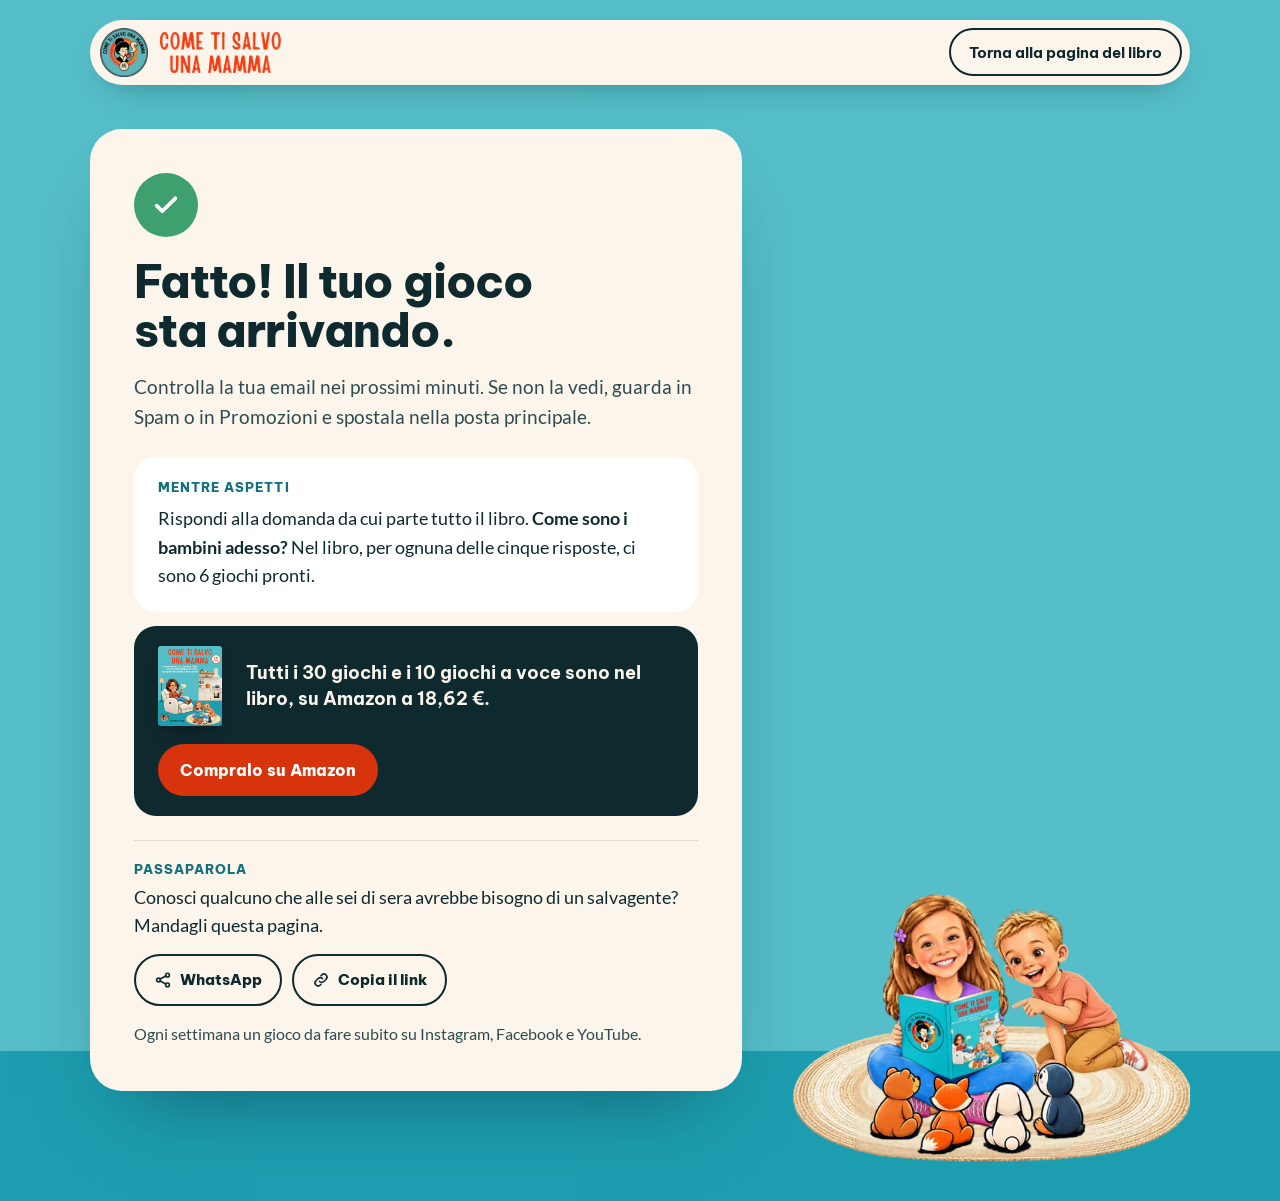
<file: grazie.html>
<!doctype html>
<html lang="it">
<head>
<meta charset="utf-8">
<meta name="viewport" content="width=device-width, initial-scale=1">
<title>Fatto! Il tuo gioco sta arrivando · Come ti salvo una mamma</title>
<meta name="description" content="Il gioco gratis di «Come ti salvo una mamma» sta arrivando nella tua email.">
<meta name="robots" content="noindex">
<meta name="theme-color" content="#55BEC8">
<link rel="icon" type="image/png" sizes="32x32" href="assets/favicon-32.png">
<link rel="apple-touch-icon" href="assets/apple-touch-icon.png">
<link rel="preload" href="assets/fonts/be-vietnam-pro-800.woff2" as="font" type="font/woff2" crossorigin>
<link rel="preload" href="assets/fonts/lato-400.woff2" as="font" type="font/woff2" crossorigin>
<link rel="stylesheet" href="assets/fonts.css">
<style>
body{margin:0;background:#55BEC8}
a{color:#11707D}a:hover{color:#0F2A2F}
.btn{transition:transform .15s ease,background-color .15s ease}
.btn:hover{transform:translateY(-1px)}
.btn-primary:hover{background-color:#B92A08 !important}
.btn-ghost:hover{background-color:rgba(15,42,47,.08) !important}
a:focus-visible{outline:3px solid #0F2A2F;outline-offset:3px}
@media (max-width:480px){.hide-sm{display:none !important}}
@media (prefers-reduced-motion:reduce){.btn{transition:none}}
[hidden]{display:none !important}
.fase{display:contents}
.fase-prima{display:none}
.prima-uscita .fase-prima{display:contents}
.prima-uscita .fase-vendita{display:none}
</style>
<script>
/* Fino al 24 novembre 2026 la pagina mostra la versione «Prima dell'uscita», poi quella «Libro in vendita».
   Per vederle tutte e due: aggiungi ?fase=prima oppure ?fase=vendita in fondo all'indirizzo. */
(function () {
  var f = new URLSearchParams(location.search).get('fase');
  if (f === 'prima' || (f !== 'vendita' && Date.now() < Date.parse('2026-11-24T00:00:00+01:00'))) {
    document.documentElement.classList.add('prima-uscita');
  }
})();
</script>
</head>
<body>
<div style="position: relative; overflow: hidden; box-sizing: border-box; min-height: 1180px; padding: 20px 24px 0; font-family: Lato, 'Helvetica Neue', Arial, sans-serif; font-size: 18px; line-height: 1.6; color: #0F2A2F; background: linear-gradient(180deg, #55BEC8 0, #55BEC8 calc(100% - 150px), #1D9EB0 calc(100% - 150px), #1D9EB0 100%);">
<header style="max-width: 1100px; margin: 0 auto;">
<div style="display: flex; align-items: center; justify-content: space-between; gap: 16px; background: #FBF5EC; border-radius: 999px; padding: 8px 8px 8px 10px; box-shadow: 0 12px 32px -18px rgba(15,42,47,.55);">
<a href="./" aria-label="Come ti salvo una mamma, torna alla pagina del libro" style="display: flex; align-items: center; gap: 12px; text-decoration: none;">
<img src="assets/logo.webp" alt="" width="256" height="260" style="display: block; width: 48px; height: auto;">
<img class="hide-sm" src="assets/titolo.png" alt="Come ti salvo una mamma" width="1086" height="369" style="display: block; width: 121px; height: auto;">
</a>
<a class="btn btn-ghost" href="./" style="display: inline-flex; align-items: center; min-height: 44px; padding: 0 18px; border-radius: 999px; border: 2px solid #0F2A2F; background: transparent; color: #0F2A2F; font: 700 15px/1 'Be Vietnam Pro', 'Segoe UI', system-ui, sans-serif; text-decoration: none; white-space: nowrap;">Torna alla pagina del libro</a>
</div>
</header>

<main style="max-width: 1100px; margin: clamp(28px, 4vw, 44px) auto 0; display: flex; flex-wrap: wrap; align-items: flex-end; gap: 24px 48px;">
<div style="flex: 1 1 560px; min-width: 0; margin-bottom: 110px; background: #FBF5EC; border-radius: 32px; padding: clamp(28px, 3.5vw, 44px); box-shadow: 0 40px 80px -40px rgba(6,52,60,.6);">
<span aria-hidden="true" style="display: flex; align-items: center; justify-content: center; width: 64px; height: 64px; border-radius: 50%; background: #3EA06F;"><svg width="32" height="32" viewBox="0 0 24 24" fill="none" stroke="#FFFFFF" style="stroke-width: 2.8; stroke-linecap: round; stroke-linejoin: round;"><path d="M5 12.5l4.2 4.2L19 7"></path></svg></span>
<h1 style="margin: 20px 0 0; font: 800 clamp(34px, 3.6vw, 48px)/1.08 'Be Vietnam Pro', 'Segoe UI', system-ui, sans-serif; letter-spacing: -0.025em; color: #0F2A2F; text-wrap: balance;">Fatto! Il tuo gioco sta arrivando.</h1>
<p style="margin: 16px 0 0; font-size: 19px; line-height: 1.6; color: #2E4B50;">Controlla la tua email nei prossimi minuti. Se non la vedi, guarda in Spam o in Promozioni e spostala nella posta principale.</p>
<div style="margin-top: 24px; padding: 22px 24px; border-radius: 22px; background: #FFFFFF;">
<p style="margin: 0; font: 800 13px/1.3 'Be Vietnam Pro', 'Segoe UI', system-ui, sans-serif; letter-spacing: .08em; text-transform: uppercase; color: #11707D;">Mentre aspetti</p>
<p style="margin: 8px 0 0; font-size: 18px; line-height: 1.6; color: #0F2A2F;">Rispondi alla domanda da cui parte tutto il libro. <strong>Come sono i bambini adesso?</strong> Nel libro, per ognuna delle cinque risposte, ci sono 6 giochi pronti.</p>
</div>
<div style="margin-top: 14px; display: flex; flex-wrap: wrap; align-items: center; gap: 18px 24px; padding: 20px 24px; border-radius: 22px; background: #0F2A2F;">
<img src="assets/copertina.webp" alt="" aria-hidden="true" width="1000" height="1250" style="display: block; width: 64px; height: auto; border-radius: 3px; box-shadow: 0 8px 18px -8px rgba(0,0,0,.6);">
<p style="margin: 0; flex: 1 1 240px; min-width: 0; font: 700 18px/1.45 'Be Vietnam Pro', 'Segoe UI', system-ui, sans-serif; color: #FBF5EC;">Tutti i 30 giochi e i 10 giochi a voce sono nel libro, su Amazon a 18,62 €.</p>
<a class="btn btn-primary" href="#amazon" style="display: inline-flex; align-items: center; justify-content: center; gap: 10px; min-height: 52px; padding: 0 22px; border-radius: 999px; background: #D7330D; color: #FFFFFF; font: 800 16px/1.2 'Be Vietnam Pro', 'Segoe UI', system-ui, sans-serif; text-decoration: none; white-space: nowrap;">Compralo su Amazon</a>
</div>
<div style="margin-top: 24px; padding-top: 20px; border-top: 1px solid #E6DACA;">
<p style="margin: 0; font: 800 13px/1.3 'Be Vietnam Pro', 'Segoe UI', system-ui, sans-serif; letter-spacing: .08em; text-transform: uppercase; color: #11707D;">Passaparola</p>
<p style="margin: 6px 0 0; font-size: 18px; line-height: 1.55; color: #0F2A2F;">Conosci qualcuno che alle sei di sera avrebbe bisogno di un salvagente? Mandagli questa pagina.</p>
<div style="display: flex; flex-wrap: wrap; gap: 10px; margin-top: 14px;">
<a class="btn btn-ghost" href="#whatsapp" style="display: inline-flex; align-items: center; gap: 8px; min-height: 48px; padding: 0 18px; border-radius: 999px; border: 2px solid #0F2A2F; background: transparent; color: #0F2A2F; font: 800 15px/1.2 'Be Vietnam Pro', 'Segoe UI', system-ui, sans-serif; text-decoration: none;"><svg aria-hidden="true" width="18" height="18" viewBox="0 0 24 24" fill="none" stroke="#0F2A2F" style="stroke-width: 2.2; stroke-linecap: round; stroke-linejoin: round;"><circle cx="18" cy="5.5" r="2.5"></circle><circle cx="6" cy="12" r="2.5"></circle><circle cx="18" cy="18.5" r="2.5"></circle><path d="M8.2 10.8l7.6-4.1M8.2 13.2l7.6 4.1"></path></svg>WhatsApp</a>
<a class="btn btn-ghost" href="#copia-link" style="display: inline-flex; align-items: center; gap: 8px; min-height: 48px; padding: 0 18px; border-radius: 999px; border: 2px solid #0F2A2F; background: transparent; color: #0F2A2F; font: 800 15px/1.2 'Be Vietnam Pro', 'Segoe UI', system-ui, sans-serif; text-decoration: none;"><svg aria-hidden="true" width="18" height="18" viewBox="0 0 24 24" fill="none" stroke="#0F2A2F" style="stroke-width: 2.2; stroke-linecap: round; stroke-linejoin: round;"><path d="M10 14a4 4 0 0 0 5.7 0l3-3a4 4 0 0 0-5.7-5.7l-1 1"></path><path d="M14 10a4 4 0 0 0-5.7 0l-3 3a4 4 0 0 0 5.7 5.7l1-1"></path></svg>Copia il link</a>
</div>
<p style="margin: 16px 0 0; font-size: 16px; line-height: 1.55; color: #2E4B50;">Ogni settimana un gioco da fare subito su Instagram, Facebook e YouTube.</p>
</div>
</div>
<div aria-hidden="true" style="flex: 0 1 400px; min-width: 0; margin: 0 auto; padding-bottom: 36px; display: flex; flex-direction: column; align-items: center;">
<img src="assets/bimbi-tappeto.webp" alt="" width="1327" height="909" style="display: block; width: 100%; height: auto;">
</div>
</main>
</div>
<script src="assets/site.js" defer></script>
</body>
</html>
</file>
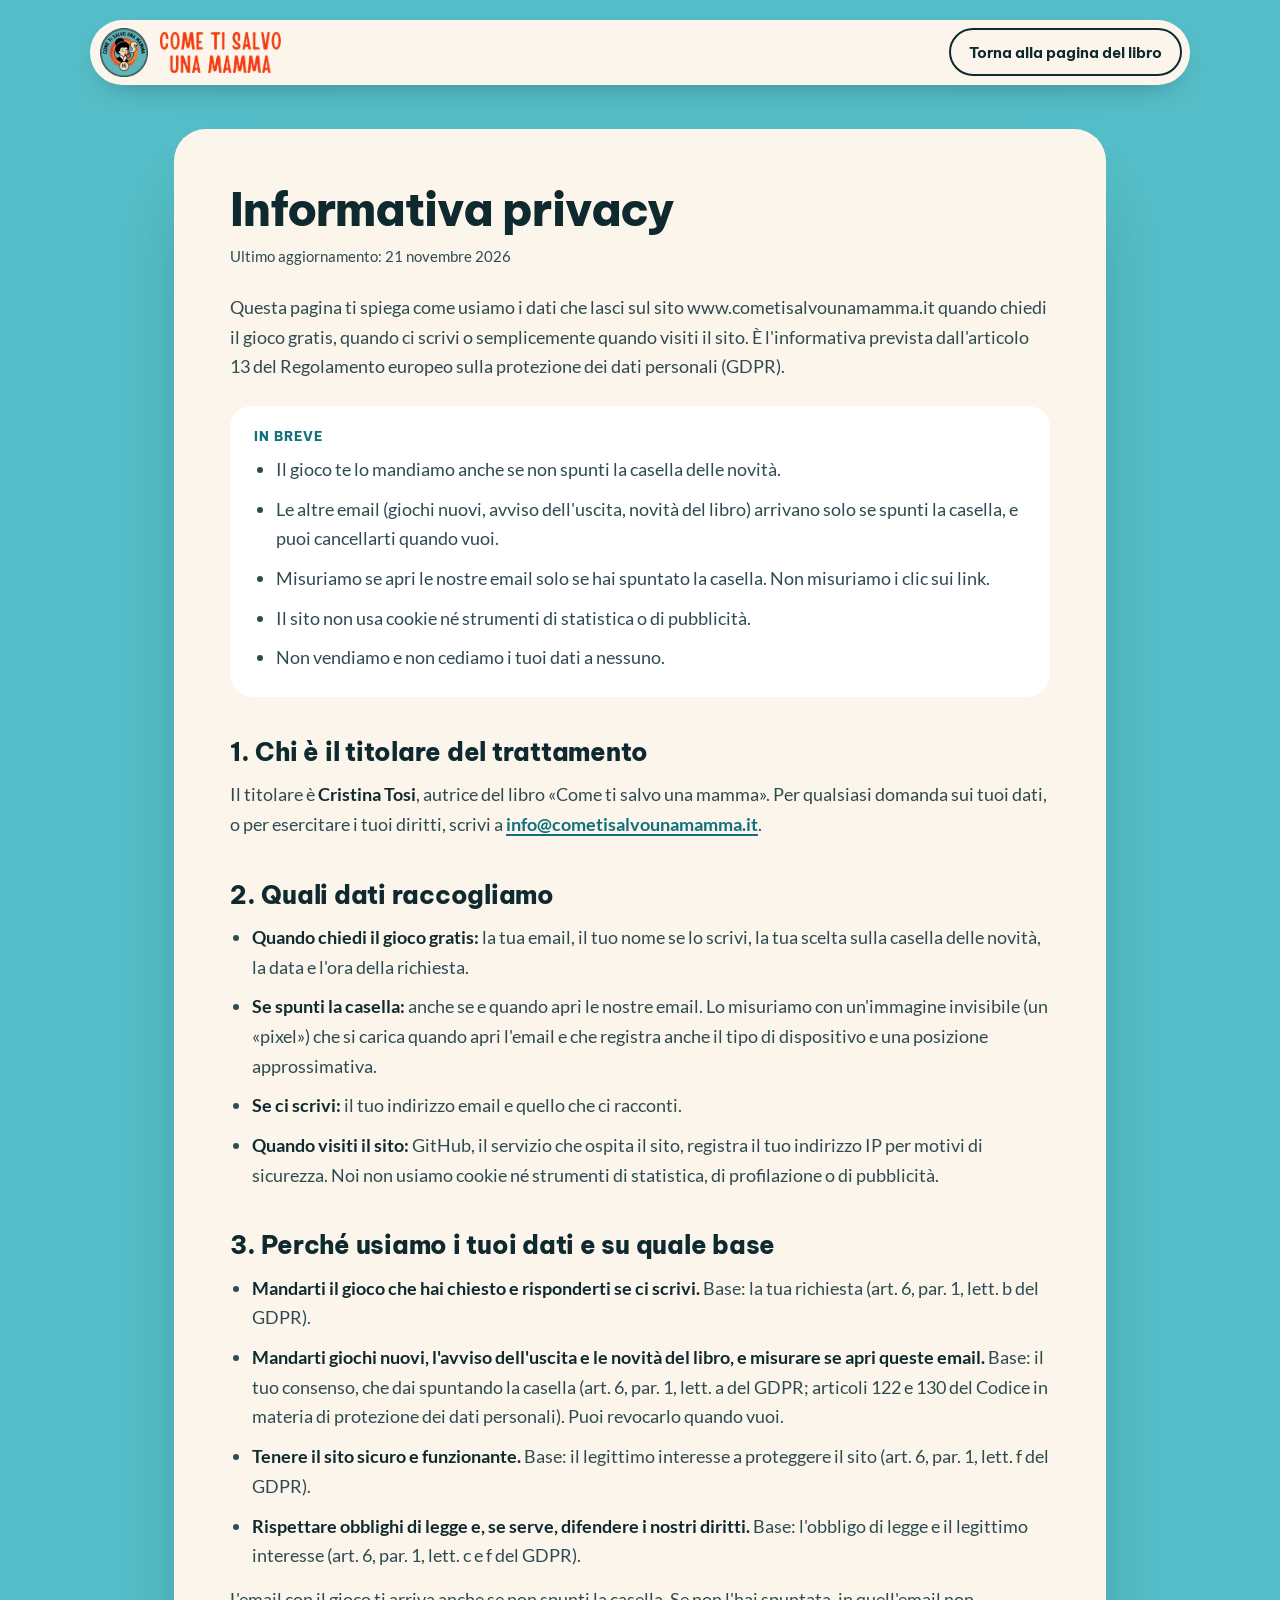
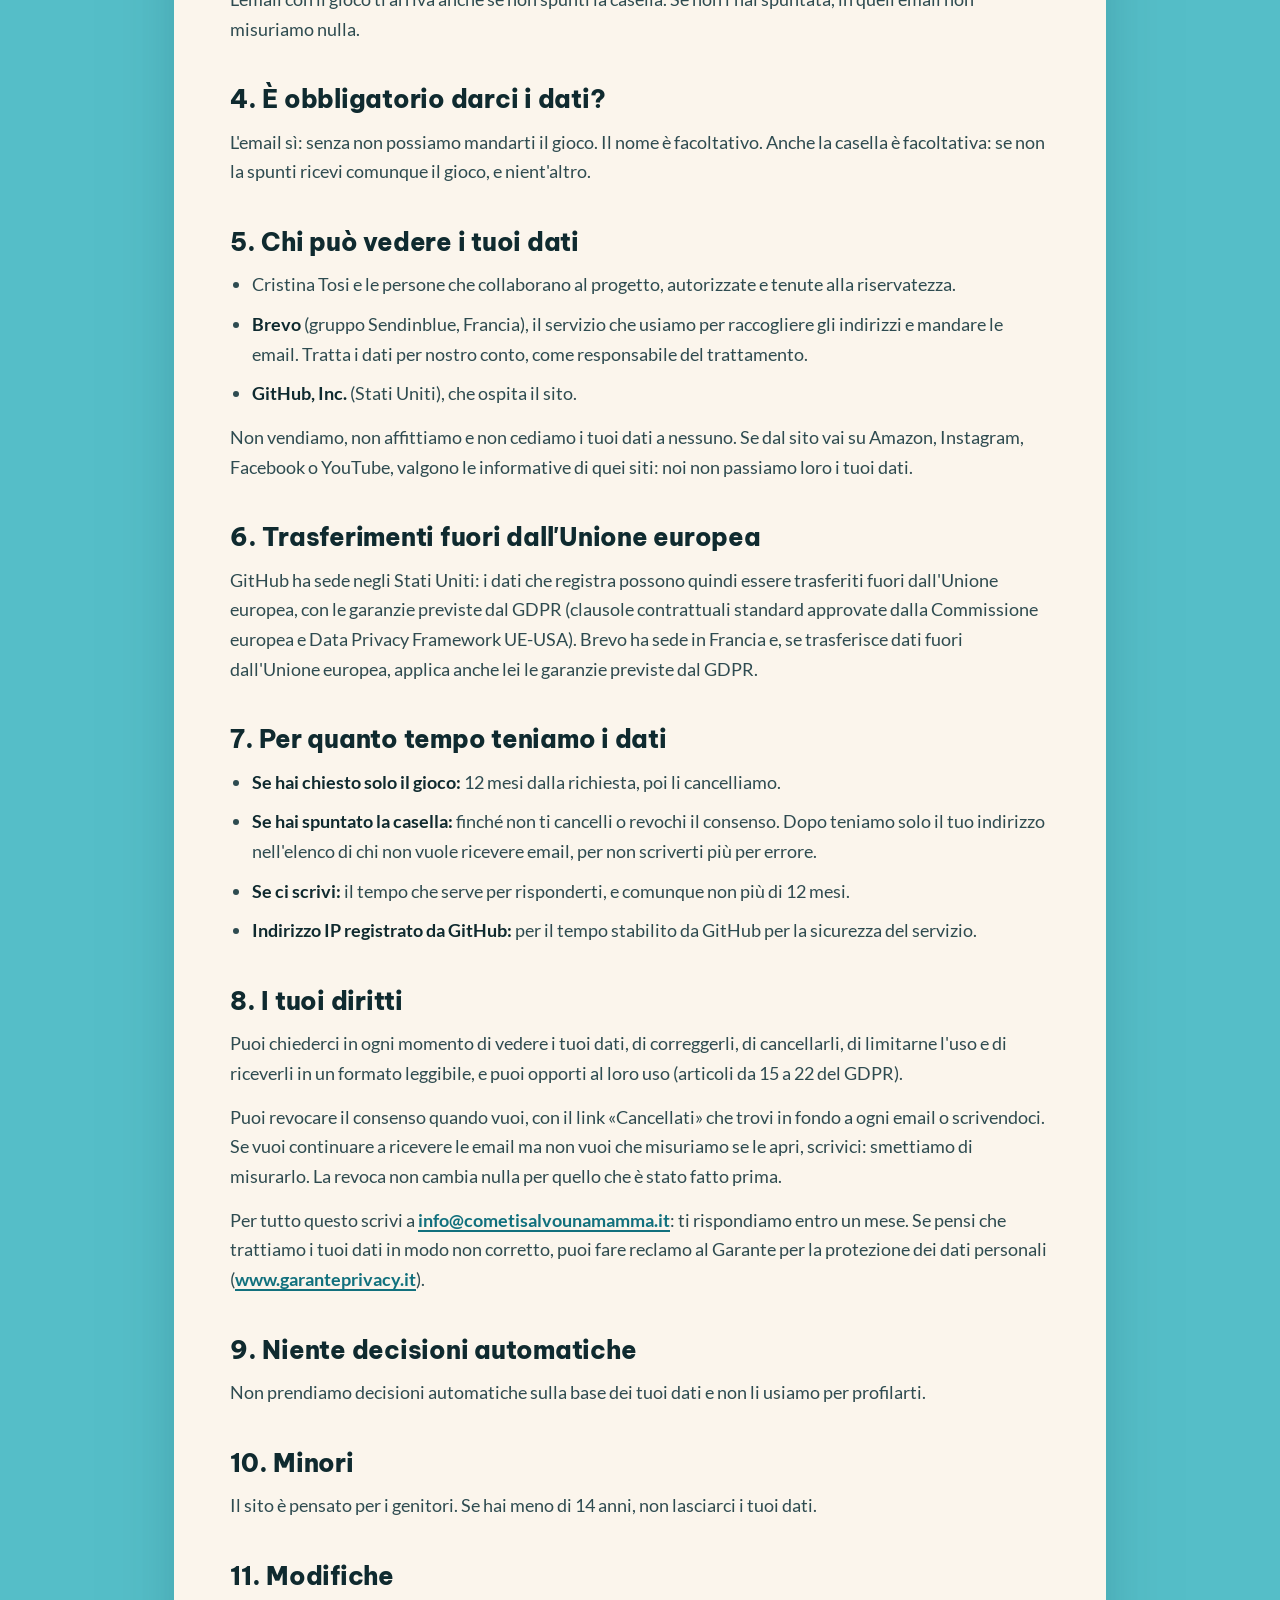
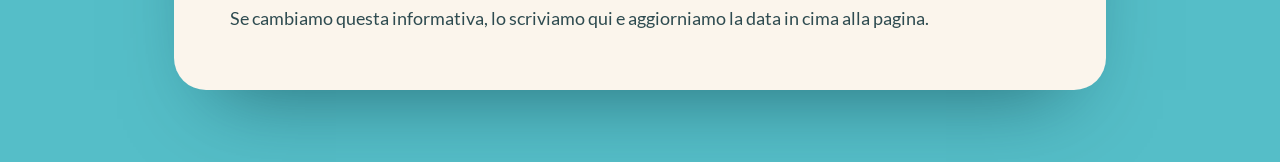
<file: privacy.html>
<!doctype html>
<html lang="it">
<head>
<meta charset="utf-8">
<meta name="viewport" content="width=device-width, initial-scale=1">
<title>Informativa privacy · Come ti salvo una mamma</title>
<meta name="description" content="Come usiamo i dati che lasci sul sito di «Come ti salvo una mamma»: titolare, finalità, conservazione e diritti.">
<link rel="canonical" href="https://www.cometisalvounamamma.it/privacy.html">
<meta property="og:type" content="website">
<meta property="og:locale" content="it_IT">
<meta property="og:site_name" content="Come ti salvo una mamma">
<meta property="og:title" content="Informativa privacy · Come ti salvo una mamma">
<meta property="og:description" content="Come usiamo i dati che lasci sul sito di «Come ti salvo una mamma»: titolare, finalità, conservazione e diritti.">
<meta property="og:url" content="https://www.cometisalvounamamma.it/privacy.html">
<meta property="og:image" content="https://www.cometisalvounamamma.it/assets/og-image.jpg">
<meta property="og:image:width" content="1200">
<meta property="og:image:height" content="630">
<meta name="twitter:card" content="summary_large_image">
<meta name="theme-color" content="#55BEC8">
<link rel="icon" type="image/png" sizes="32x32" href="assets/favicon-32.png">
<link rel="apple-touch-icon" href="assets/apple-touch-icon.png">
<link rel="preload" href="assets/fonts/be-vietnam-pro-800.woff2" as="font" type="font/woff2" crossorigin>
<link rel="preload" href="assets/fonts/lato-400.woff2" as="font" type="font/woff2" crossorigin>
<link rel="stylesheet" href="assets/fonts.css">
<style>
body{margin:0;background:#55BEC8}
a{color:#11707D}a:hover{color:#0F2A2F}
.btn{transition:transform .15s ease,background-color .15s ease}
.btn:hover{transform:translateY(-1px)}
.btn-primary:hover{background-color:#B92A08 !important}
.btn-ghost:hover{background-color:rgba(15,42,47,.08) !important}
a:focus-visible{outline:3px solid #0F2A2F;outline-offset:3px}
@media (max-width:480px){.hide-sm{display:none !important}}
@media (prefers-reduced-motion:reduce){.btn{transition:none}}
[hidden]{display:none !important}
</style>
</head>
<body>
<style>
#informativa h2{margin:40px 0 12px;font:800 clamp(21px,2.2vw,25px)/1.25 'Be Vietnam Pro','Segoe UI',system-ui,sans-serif;letter-spacing:-0.01em;color:#0F2A2F}
#informativa p{margin:0 0 14px}
#informativa ul{margin:0 0 14px;padding-left:22px}
#informativa li{margin:0 0 10px}
#informativa a{color:#11707D;font-weight:700;text-decoration-thickness:2px;text-underline-offset:3px}
#informativa strong{color:#0F2A2F}
</style>
<div style="position: relative; box-sizing: border-box; min-height: 100vh; padding: 20px 24px 72px; font-family: Lato, 'Helvetica Neue', Arial, sans-serif; font-size: 18px; line-height: 1.65; color: #2E4B50; background: #55BEC8;">
<header style="max-width: 1100px; margin: 0 auto;">
<div style="display: flex; align-items: center; justify-content: space-between; gap: 16px; background: #FBF5EC; border-radius: 999px; padding: 8px 8px 8px 10px; box-shadow: 0 12px 32px -18px rgba(15,42,47,.55);">
<a href="./" aria-label="Come ti salvo una mamma, torna alla pagina del libro" style="display: flex; align-items: center; gap: 12px; text-decoration: none;">
<img src="assets/logo.webp" alt="" width="256" height="260" style="display: block; width: 48px; height: auto;">
<img class="hide-sm" src="assets/titolo.png" alt="Come ti salvo una mamma" width="1086" height="369" style="display: block; width: 121px; height: auto;">
</a>
<a class="btn btn-ghost" href="./" style="display: inline-flex; align-items: center; min-height: 44px; padding: 0 18px; border-radius: 999px; border: 2px solid #0F2A2F; background: transparent; color: #0F2A2F; font: 700 15px/1 'Be Vietnam Pro', 'Segoe UI', system-ui, sans-serif; text-decoration: none; white-space: nowrap;">Torna alla pagina del libro</a>
</div>
</header>

<main id="informativa" style="max-width: 820px; margin: clamp(28px, 4vw, 44px) auto 0; background: #FBF5EC; border-radius: 32px; padding: clamp(28px, 4.5vw, 56px); box-shadow: 0 40px 80px -40px rgba(6,52,60,.6);">
<h1 style="margin: 0; font: 800 clamp(34px, 3.6vw, 46px)/1.08 'Be Vietnam Pro', 'Segoe UI', system-ui, sans-serif; letter-spacing: -0.025em; color: #0F2A2F;">Informativa privacy</h1>
<p style="margin: 10px 0 24px; font-size: 15px; color: #2E4B50;">Ultimo aggiornamento: 21 novembre 2026</p>

<p>Questa pagina ti spiega come usiamo i dati che lasci sul sito www.cometisalvounamamma.it quando chiedi il gioco gratis, quando ci scrivi o semplicemente quando visiti il sito. È l'informativa prevista dall'articolo 13 del Regolamento europeo sulla protezione dei dati personali (GDPR).</p>

<div style="margin: 24px 0 8px; padding: 22px 24px 10px; border-radius: 22px; background: #FFFFFF;">
<p style="margin: 0 0 10px; font: 800 13px/1.3 'Be Vietnam Pro', 'Segoe UI', system-ui, sans-serif; letter-spacing: .08em; text-transform: uppercase; color: #11707D;">In breve</p>
<ul>
<li>Il gioco te lo mandiamo anche se non spunti la casella delle novità.</li>
<li>Le altre email (giochi nuovi, avviso dell'uscita, novità del libro) arrivano solo se spunti la casella, e puoi cancellarti quando vuoi.</li>
<li>Misuriamo se apri le nostre email solo se hai spuntato la casella. Non misuriamo i clic sui link.</li>
<li>Il sito non usa cookie né strumenti di statistica o di pubblicità.</li>
<li>Non vendiamo e non cediamo i tuoi dati a nessuno.</li>
</ul>
</div>

<h2>1. Chi è il titolare del trattamento</h2>
<p>Il titolare è <strong>Cristina Tosi</strong>, autrice del libro «Come ti salvo una mamma». Per qualsiasi domanda sui tuoi dati, o per esercitare i tuoi diritti, scrivi a <a href="mailto:info@cometisalvounamamma.it">info@cometisalvounamamma.it</a>.</p>

<h2>2. Quali dati raccogliamo</h2>
<ul>
<li><strong>Quando chiedi il gioco gratis:</strong> la tua email, il tuo nome se lo scrivi, la tua scelta sulla casella delle novità, la data e l'ora della richiesta.</li>
<li><strong>Se spunti la casella:</strong> anche se e quando apri le nostre email. Lo misuriamo con un'immagine invisibile (un «pixel») che si carica quando apri l'email e che registra anche il tipo di dispositivo e una posizione approssimativa.</li>
<li><strong>Se ci scrivi:</strong> il tuo indirizzo email e quello che ci racconti.</li>
<li><strong>Quando visiti il sito:</strong> GitHub, il servizio che ospita il sito, registra il tuo indirizzo IP per motivi di sicurezza. Noi non usiamo cookie né strumenti di statistica, di profilazione o di pubblicità.</li>
</ul>

<h2>3. Perché usiamo i tuoi dati e su quale base</h2>
<ul>
<li><strong>Mandarti il gioco che hai chiesto e risponderti se ci scrivi.</strong> Base: la tua richiesta (art. 6, par. 1, lett. b del GDPR).</li>
<li><strong>Mandarti giochi nuovi, l'avviso dell'uscita e le novità del libro, e misurare se apri queste email.</strong> Base: il tuo consenso, che dai spuntando la casella (art. 6, par. 1, lett. a del GDPR; articoli 122 e 130 del Codice in materia di protezione dei dati personali). Puoi revocarlo quando vuoi.</li>
<li><strong>Tenere il sito sicuro e funzionante.</strong> Base: il legittimo interesse a proteggere il sito (art. 6, par. 1, lett. f del GDPR).</li>
<li><strong>Rispettare obblighi di legge e, se serve, difendere i nostri diritti.</strong> Base: l'obbligo di legge e il legittimo interesse (art. 6, par. 1, lett. c e f del GDPR).</li>
</ul>
<p>L'email con il gioco ti arriva anche se non spunti la casella. Se non l'hai spuntata, in quell'email non misuriamo nulla.</p>

<h2>4. È obbligatorio darci i dati?</h2>
<p>L'email sì: senza non possiamo mandarti il gioco. Il nome è facoltativo. Anche la casella è facoltativa: se non la spunti ricevi comunque il gioco, e nient'altro.</p>

<h2>5. Chi può vedere i tuoi dati</h2>
<ul>
<li>Cristina Tosi e le persone che collaborano al progetto, autorizzate e tenute alla riservatezza.</li>
<li><strong>Brevo</strong> (gruppo Sendinblue, Francia), il servizio che usiamo per raccogliere gli indirizzi e mandare le email. Tratta i dati per nostro conto, come responsabile del trattamento.</li>
<li><strong>GitHub, Inc.</strong> (Stati Uniti), che ospita il sito.</li>
</ul>
<p>Non vendiamo, non affittiamo e non cediamo i tuoi dati a nessuno. Se dal sito vai su Amazon, Instagram, Facebook o YouTube, valgono le informative di quei siti: noi non passiamo loro i tuoi dati.</p>

<h2>6. Trasferimenti fuori dall'Unione europea</h2>
<p>GitHub ha sede negli Stati Uniti: i dati che registra possono quindi essere trasferiti fuori dall'Unione europea, con le garanzie previste dal GDPR (clausole contrattuali standard approvate dalla Commissione europea e Data Privacy Framework UE-USA). Brevo ha sede in Francia e, se trasferisce dati fuori dall'Unione europea, applica anche lei le garanzie previste dal GDPR.</p>

<h2>7. Per quanto tempo teniamo i dati</h2>
<ul>
<li><strong>Se hai chiesto solo il gioco:</strong> 12 mesi dalla richiesta, poi li cancelliamo.</li>
<li><strong>Se hai spuntato la casella:</strong> finché non ti cancelli o revochi il consenso. Dopo teniamo solo il tuo indirizzo nell'elenco di chi non vuole ricevere email, per non scriverti più per errore.</li>
<li><strong>Se ci scrivi:</strong> il tempo che serve per risponderti, e comunque non più di 12 mesi.</li>
<li><strong>Indirizzo IP registrato da GitHub:</strong> per il tempo stabilito da GitHub per la sicurezza del servizio.</li>
</ul>

<h2>8. I tuoi diritti</h2>
<p>Puoi chiederci in ogni momento di vedere i tuoi dati, di correggerli, di cancellarli, di limitarne l'uso e di riceverli in un formato leggibile, e puoi opporti al loro uso (articoli da 15 a 22 del GDPR).</p>
<p>Puoi revocare il consenso quando vuoi, con il link «Cancellati» che trovi in fondo a ogni email o scrivendoci. Se vuoi continuare a ricevere le email ma non vuoi che misuriamo se le apri, scrivici: smettiamo di misurarlo. La revoca non cambia nulla per quello che è stato fatto prima.</p>
<p>Per tutto questo scrivi a <a href="mailto:info@cometisalvounamamma.it">info@cometisalvounamamma.it</a>: ti rispondiamo entro un mese. Se pensi che trattiamo i tuoi dati in modo non corretto, puoi fare reclamo al Garante per la protezione dei dati personali (<a href="https://www.garanteprivacy.it" target="_blank" rel="noopener">www.garanteprivacy.it</a>).</p>

<h2>9. Niente decisioni automatiche</h2>
<p>Non prendiamo decisioni automatiche sulla base dei tuoi dati e non li usiamo per profilarti.</p>

<h2>10. Minori</h2>
<p>Il sito è pensato per i genitori. Se hai meno di 14 anni, non lasciarci i tuoi dati.</p>

<h2>11. Modifiche</h2>
<p style="margin-bottom: 0;">Se cambiamo questa informativa, lo scriviamo qui e aggiorniamo la data in cima alla pagina.</p>
</main>
</div>

<script src="assets/site.js" defer></script>
</body>
</html>
</file>
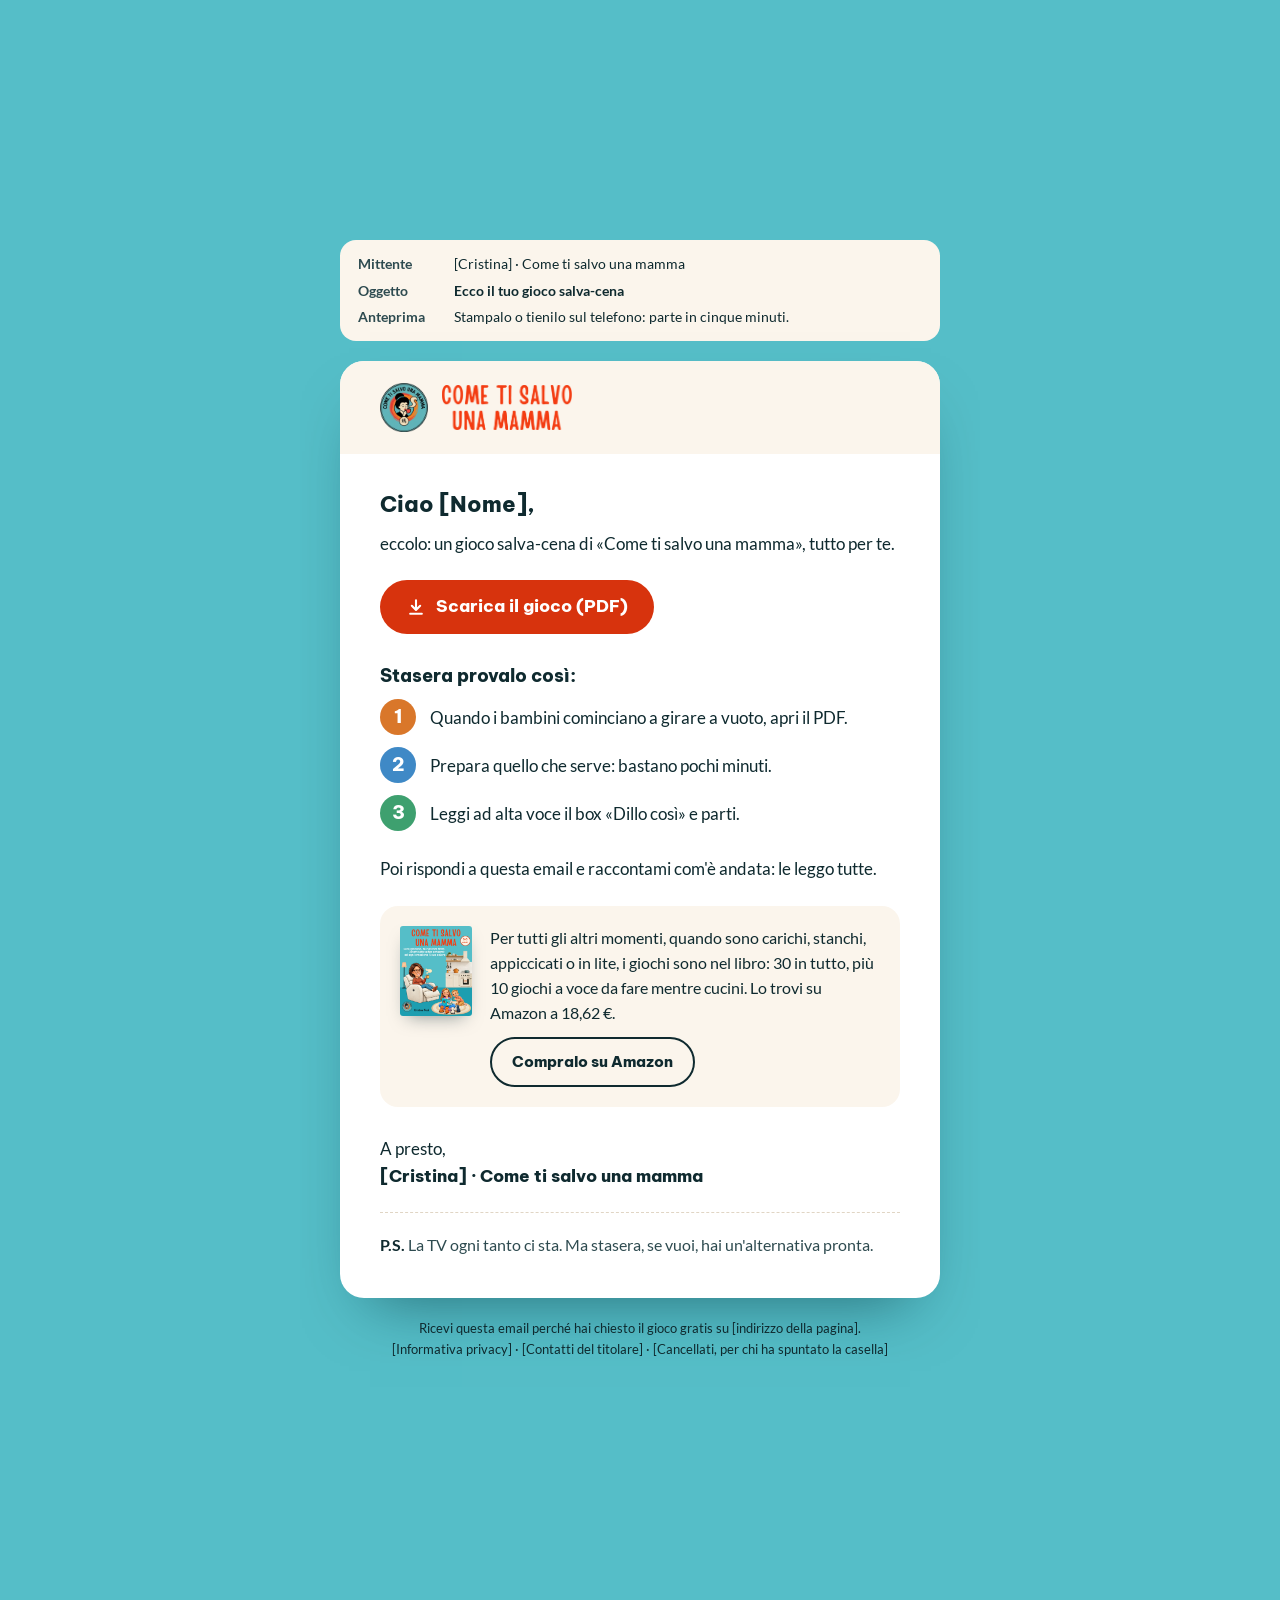
<file: email/consegna.html>
<!doctype html>
<html lang="it">
<head>
<meta charset="utf-8">
<meta name="viewport" content="width=device-width, initial-scale=1">
<title>Email di consegna del gioco (modello) · Come ti salvo una mamma</title>
<meta name="description" content="Modello dell'email che manda il gioco gratis.">
<meta name="robots" content="noindex">
<meta name="theme-color" content="#55BEC8">
<link rel="icon" type="image/png" sizes="32x32" href="../assets/favicon-32.png">
<link rel="apple-touch-icon" href="../assets/apple-touch-icon.png">
<link rel="preload" href="../assets/fonts/be-vietnam-pro-800.woff2" as="font" type="font/woff2" crossorigin>
<link rel="preload" href="../assets/fonts/lato-400.woff2" as="font" type="font/woff2" crossorigin>
<link rel="stylesheet" href="../assets/fonts.css">
<style>
body{margin:0;background:#55BEC8}
a{color:#11707D}a:hover{color:#0F2A2F}
.btn-primary:hover{background-color:#B92A08 !important}
.btn-ghost:hover{background-color:rgba(15,42,47,.08) !important}
a:focus-visible{outline:3px solid #0F2A2F;outline-offset:3px}
body>div{margin:0 auto}
[hidden]{display:none !important}
</style>
</head>
<body>
<div style="width: 680px; height: 1600px; box-sizing: border-box; padding: 40px; display: flex; flex-direction: column; justify-content: center; align-items: center; overflow: hidden; background: #55BEC8; font-family: Lato, 'Helvetica Neue', Arial, sans-serif; font-size: 17px; line-height: 1.6; color: #0F2A2F;">

<div style="width: 600px; box-sizing: border-box; display: flex; flex-direction: column; gap: 6px; padding: 14px 18px; border-radius: 16px; background: #FBF5EC; font-size: 14px; line-height: 1.45;">
<div style="display: flex; gap: 12px;"><span style="flex: 0 0 84px; font-weight: 700; color: #2E4B50;">Mittente</span><span>[Cristina] · Come ti salvo una mamma</span></div>
<div style="display: flex; gap: 12px;"><span style="flex: 0 0 84px; font-weight: 700; color: #2E4B50;">Oggetto</span><strong>Ecco il tuo gioco salva-cena</strong></div>
<div style="display: flex; gap: 12px;"><span style="flex: 0 0 84px; font-weight: 700; color: #2E4B50;">Anteprima</span><span>Stampalo o tienilo sul telefono: parte in cinque minuti.</span></div>
</div>

<div style="margin-top: 20px; width: 600px; border-radius: 24px; overflow: hidden; background: #FFFFFF; box-shadow: 0 30px 60px -30px rgba(6,52,60,.6);">
<div style="display: flex; align-items: center; gap: 14px; padding: 22px 40px; background: #FBF5EC;">
<img src="../assets/logo.webp" alt="" width="256" height="260" style="display: block; width: 48px; height: auto;">
<img src="../assets/titolo.png" alt="Come ti salvo una mamma" width="1086" height="369" style="display: block; width: 130px; height: auto;">
</div>
<div style="padding: 36px 40px 40px;">
<p style="margin: 0; font: 800 22px/1.3 'Be Vietnam Pro', 'Segoe UI', system-ui, sans-serif; color: #0F2A2F;">Ciao [Nome],</p>
<p style="margin: 12px 0 0;">eccolo: un gioco salva-cena di «Come ti salvo una mamma», tutto per te.</p>
<a class="btn-primary" href="#pdf" style="display: inline-flex; align-items: center; gap: 10px; margin-top: 22px; min-height: 54px; padding: 0 26px; border-radius: 999px; background: #D7330D; color: #FFFFFF; font: 800 17px/1.2 'Be Vietnam Pro', 'Segoe UI', system-ui, sans-serif; text-decoration: none;"><svg aria-hidden="true" width="20" height="20" viewBox="0 0 24 24" fill="none" stroke="#FFFFFF" style="stroke-width: 2.5; stroke-linecap: round; stroke-linejoin: round;"><path d="M12 4v11M7 10.5l5 5 5-5M5 20h14"></path></svg>Scarica il gioco (PDF)</a>
<p style="margin: 30px 0 12px; font: 800 18px/1.3 'Be Vietnam Pro', 'Segoe UI', system-ui, sans-serif; color: #0F2A2F;">Stasera provalo così:</p>
<ol style="list-style: none; margin: 0; padding: 0; display: flex; flex-direction: column; gap: 12px;">
<li style="display: flex; gap: 14px; align-items: flex-start;"><span aria-hidden="true" style="flex: 0 0 36px; width: 36px; height: 36px; border-radius: 50%; background: #D9772A; display: flex; align-items: center; justify-content: center; font: 800 19px/1 'Be Vietnam Pro', 'Segoe UI', system-ui, sans-serif; color: #FFFFFF;">1</span><span style="padding-top: 5px;">Quando i bambini cominciano a girare a vuoto, apri il PDF.</span></li>
<li style="display: flex; gap: 14px; align-items: flex-start;"><span aria-hidden="true" style="flex: 0 0 36px; width: 36px; height: 36px; border-radius: 50%; background: #3F89C6; display: flex; align-items: center; justify-content: center; font: 800 19px/1 'Be Vietnam Pro', 'Segoe UI', system-ui, sans-serif; color: #FFFFFF;">2</span><span style="padding-top: 5px;">Prepara quello che serve: bastano pochi minuti.</span></li>
<li style="display: flex; gap: 14px; align-items: flex-start;"><span aria-hidden="true" style="flex: 0 0 36px; width: 36px; height: 36px; border-radius: 50%; background: #3EA06F; display: flex; align-items: center; justify-content: center; font: 800 19px/1 'Be Vietnam Pro', 'Segoe UI', system-ui, sans-serif; color: #FFFFFF;">3</span><span style="padding-top: 5px;">Leggi ad alta voce il box «Dillo così» e parti.</span></li>
</ol>
<p style="margin: 24px 0 0;">Poi rispondi a questa email e raccontami com'è andata: le leggo tutte.</p>
<div style="margin-top: 24px; display: flex; gap: 18px; align-items: flex-start; padding: 20px; border-radius: 18px; background: #FBF5EC;">
<img src="../assets/copertina.webp" alt="" aria-hidden="true" width="1000" height="1250" style="flex: 0 0 72px; display: block; width: 72px; height: auto; border-radius: 3px; box-shadow: 0 8px 18px -8px rgba(15,42,47,.5);">
<div style="flex: 1 1 auto; min-width: 0;">
<p style="margin: 0; font-size: 16px; line-height: 1.55; color: #0F2A2F;">Per tutti gli altri momenti, quando sono carichi, stanchi, appiccicati o in lite, i giochi sono nel libro: 30 in tutto, più 10 giochi a voce da fare mentre cucini. Lo trovi su Amazon a 18,62 €.</p>
<a class="btn-ghost" href="#amazon" style="display: inline-flex; align-items: center; margin-top: 12px; min-height: 46px; padding: 0 20px; border-radius: 999px; border: 2px solid #0F2A2F; background: transparent; color: #0F2A2F; font: 800 15px/1.2 'Be Vietnam Pro', 'Segoe UI', system-ui, sans-serif; text-decoration: none;">Compralo su Amazon</a>
</div>
</div>
<p style="margin: 28px 0 0;">A presto,</p>
<p style="margin: 2px 0 0; font: 800 17px/1.4 'Be Vietnam Pro', 'Segoe UI', system-ui, sans-serif; color: #0F2A2F;">[Cristina] · Come ti salvo una mamma</p>
<p style="margin: 24px 0 0; padding-top: 20px; border-top: 1px dashed #E0D5C4; font-size: 16px; line-height: 1.55; color: #2E4B50;"><strong style="color: #0F2A2F;">P.S.</strong> La TV ogni tanto ci sta. Ma stasera, se vuoi, hai un'alternativa pronta.</p>
</div>
</div>

<p style="margin: 20px 0 0; width: 600px; font-size: 13px; line-height: 1.6; text-align: center; color: #0F2A2F;">Ricevi questa email perché hai chiesto il gioco gratis su [indirizzo della pagina].<br>[Informativa privacy] · [Contatti del titolare] · [Cancellati, per chi ha spuntato la casella]</p>

</div>
</body>
</html>
</file>
<file: assets/fonts.css>
/* Caratteri ospitati nel sito: Be Vietnam Pro e Lato (licenza SIL Open Font License, vedi fonts/OFL-*.txt).
   Nessuna richiesta a Google Fonts. */
@font-face{font-family:'Be Vietnam Pro';font-style:normal;font-weight:600;font-display:swap;src:url(fonts/be-vietnam-pro-600.woff2) format('woff2')}
@font-face{font-family:'Be Vietnam Pro';font-style:normal;font-weight:700;font-display:swap;src:url(fonts/be-vietnam-pro-700.woff2) format('woff2')}
@font-face{font-family:'Be Vietnam Pro';font-style:normal;font-weight:800;font-display:swap;src:url(fonts/be-vietnam-pro-800.woff2) format('woff2')}
@font-face{font-family:'Lato';font-style:normal;font-weight:400;font-display:swap;src:url(fonts/lato-400.woff2) format('woff2')}
@font-face{font-family:'Lato';font-style:italic;font-weight:400;font-display:swap;src:url(fonts/lato-400-italic.woff2) format('woff2')}
@font-face{font-family:'Lato';font-style:normal;font-weight:700;font-display:swap;src:url(fonts/lato-700.woff2) format('woff2')}
@font-face{font-family:'Lato';font-style:normal;font-weight:900;font-display:swap;src:url(fonts/lato-900.woff2) format('woff2')}
</file>
